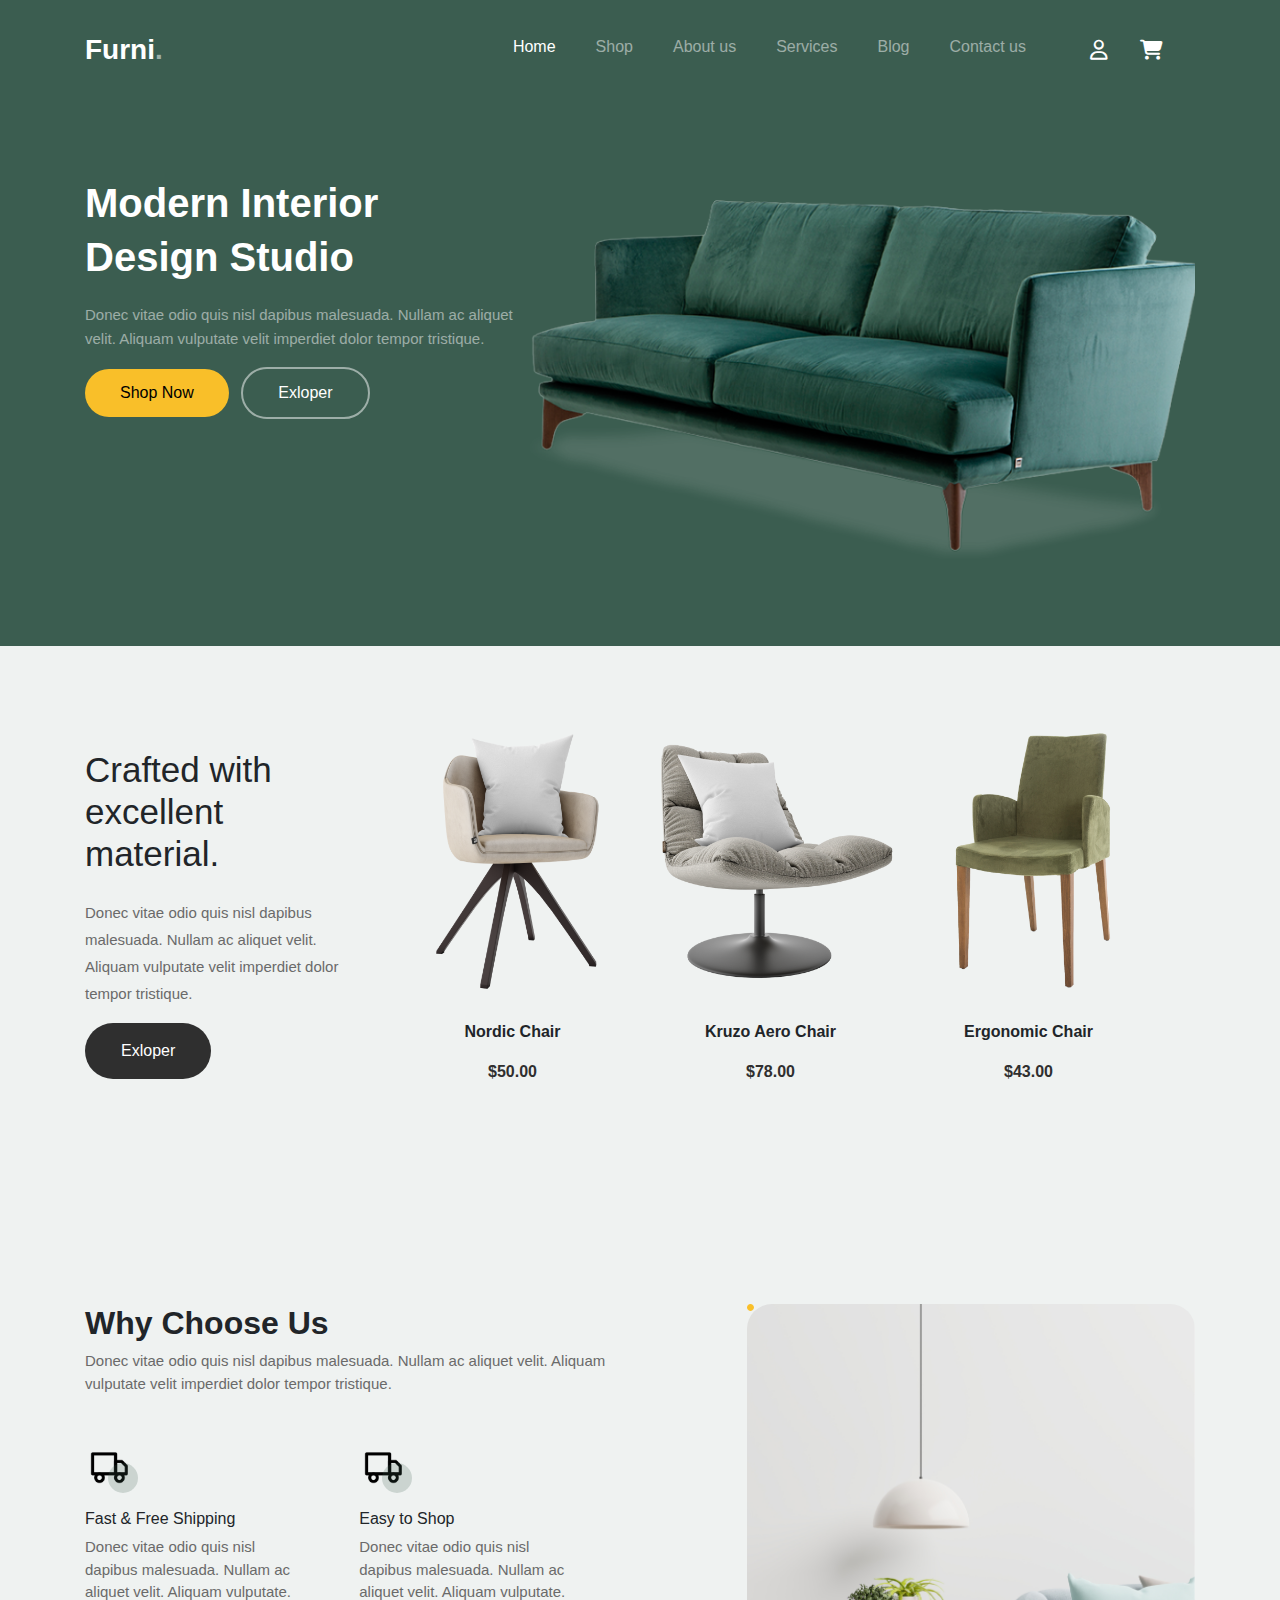
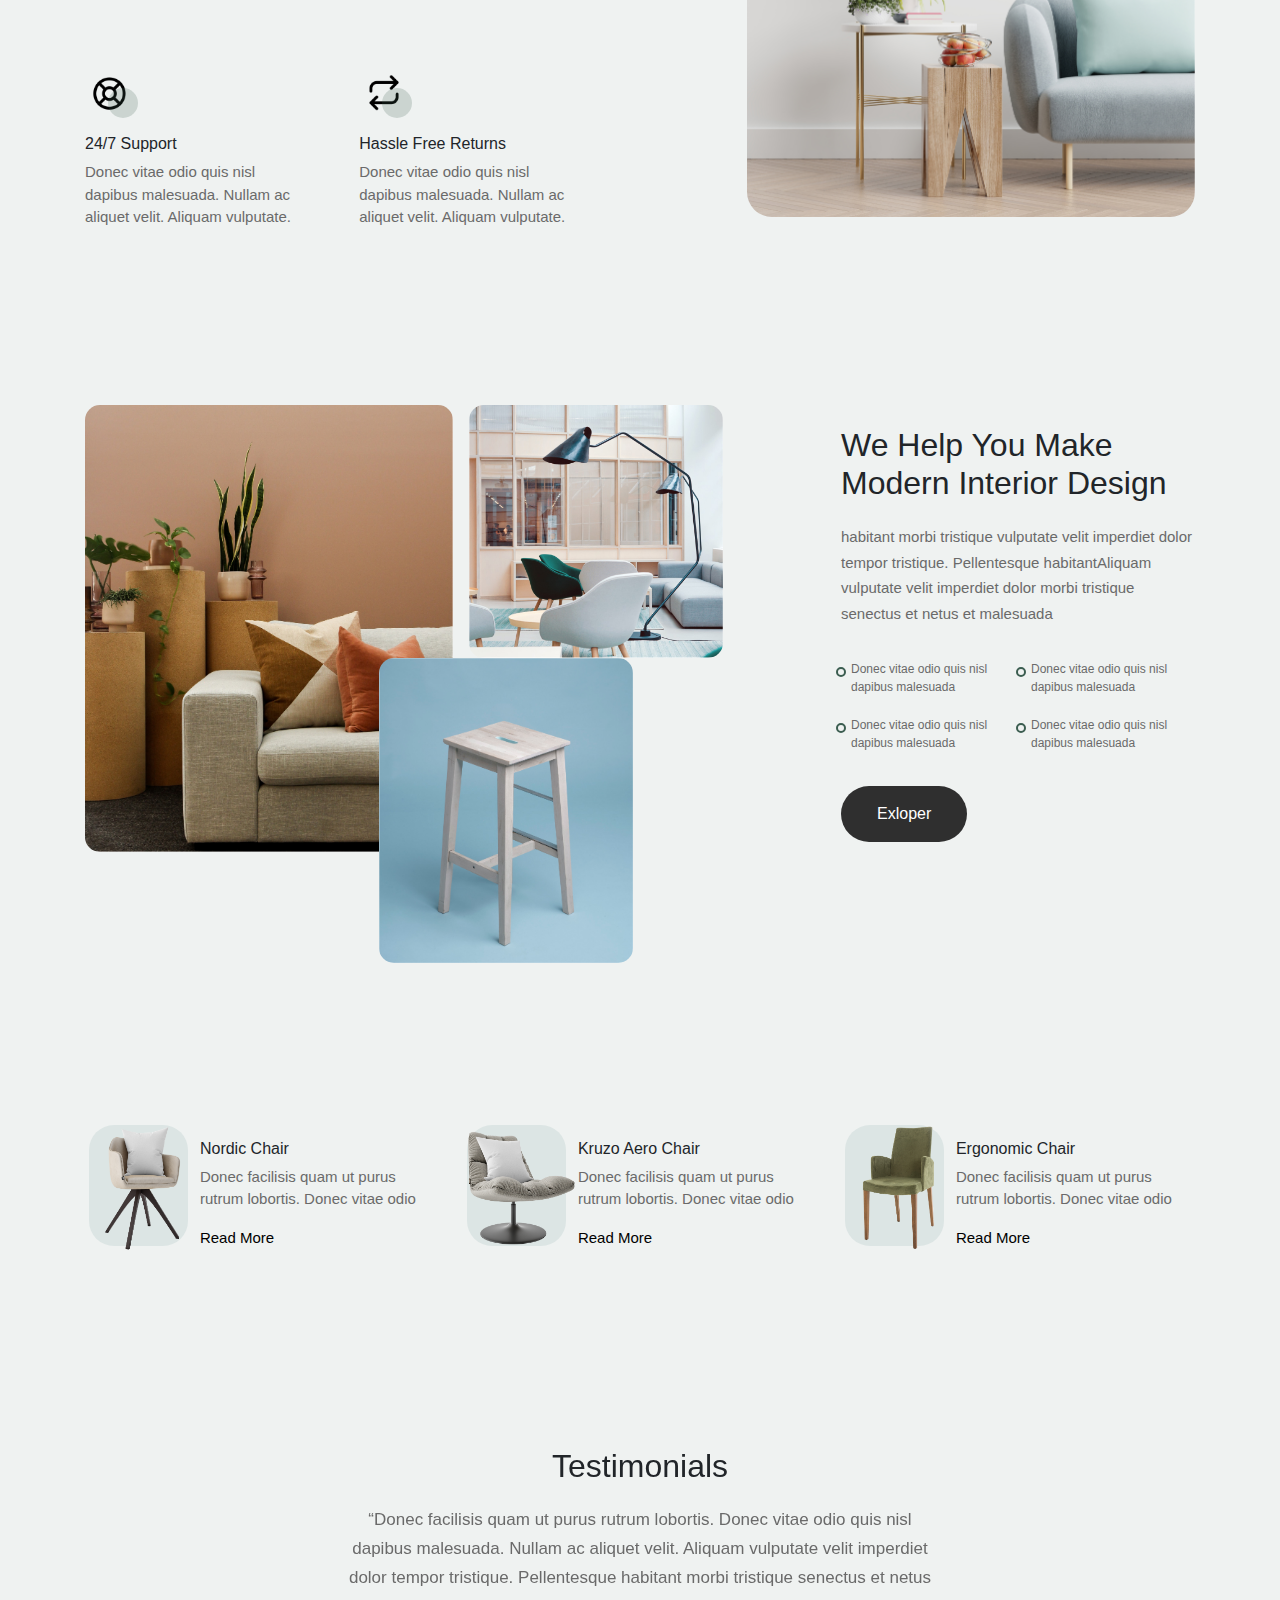
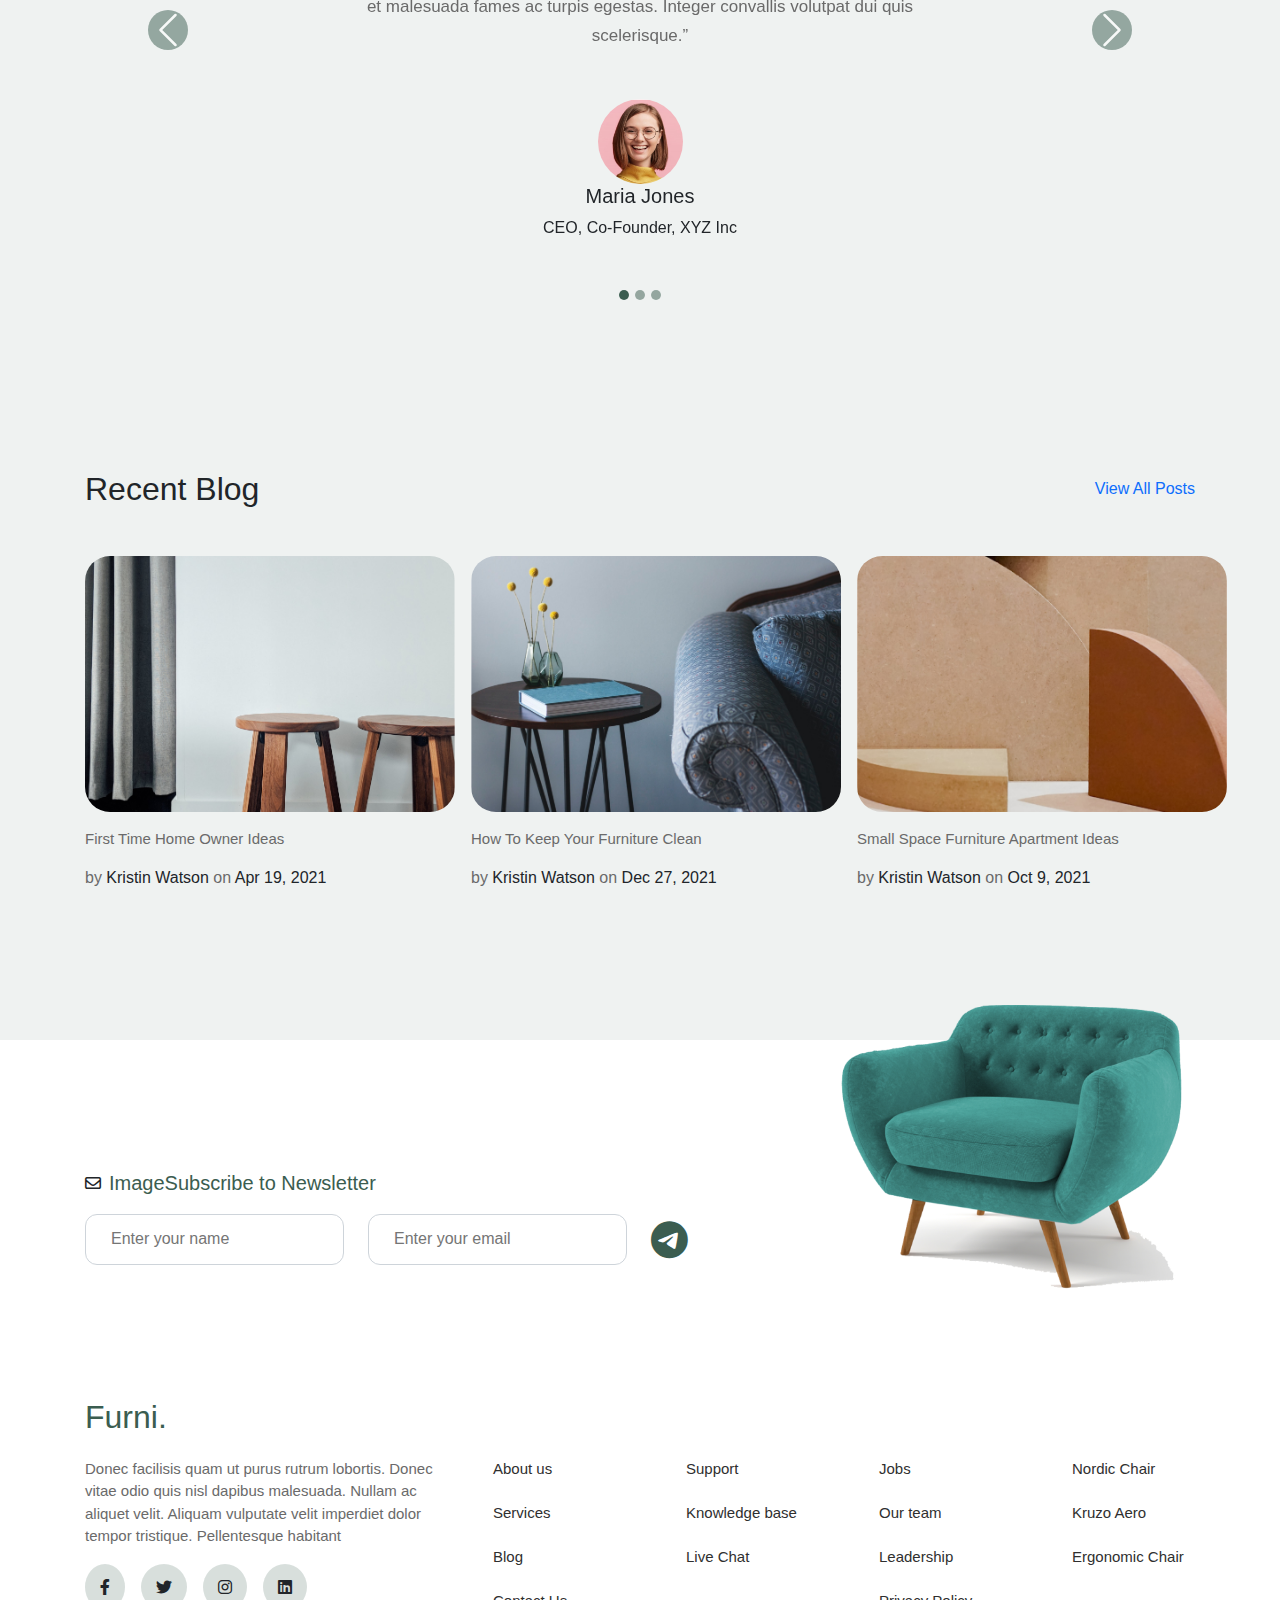
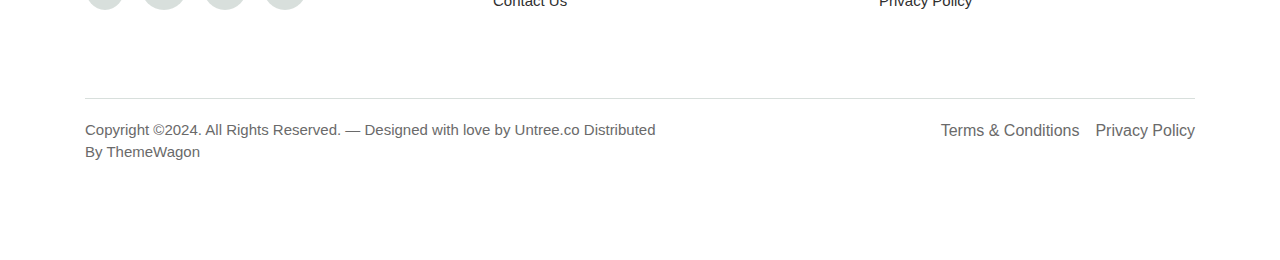
<file: index.html>
<!DOCTYPE html>
<html lang="en">
<head> 
    <meta name="viewport" content="width=device-width, initial-scale=1.0"/>
    <title>Furni</title>
    <meta charset="UTF-8">
    <!--bootstap-->
    <link rel="stylesheet" href="bootstrap-5.2.3-dist/bootstrap-5.2.3-dist/css/bootstrap.min.css">
    <!--render all elments normally-->
    <link rel="stylesheet" href="css/normaliz.css">
    <!--main file of css-->
    <link rel="stylesheet" href="css/style.css">
    <!--font awessome-->
    <link rel="stylesheet" href="css/all.min.css">
    <!--google font -->
    <link rel="preconnect" href="https://fonts.googleapis.com">
    <link rel="preconnect" href="https://fonts.gstatic.com" crossorigin>
    <link href="https://fonts.googleapis.com/css2?family=Open+Sans:wght@400;700&display=swap" rel="stylesheet">
</head>
<body>
    <script src="bootstrap-5.2.3-dist/bootstrap-5.2.3-dist/js/bootstrap.bundle.min.js"></script>
    <nav class="navbar navbar-expand-lg  fixed-top ">
            <div class="container py-3">
            <a class="navbar-brand fs-3 fw-bold" href="index.html"> Furni<span class="">.</span></a>
            <button class="navbar-toggler shadow-none border-0" type="button" data-bs-toggle="offcanvas" data-bs-target="#offcanvasNavbar" aria-controls="offcanvasNavbar">
            <span class="navbar-toggler-icon" ></span>
          </button>
          <div class="offcanvas offcanvas-end" tabindex="-1" id="offcanvasNavbar" aria-labelledby="offcanvasNavbarLabel">
            <div class="offcanvas-header   border-bottom  ">
              <h3 class="offcanvas-title" id="offcanvasNavbarLabel ">Furni</h3>
              <button type="button" class="btn-close shadow-none" data-bs-dismiss="offcanvas" aria-label="Close"></button>
            </div>
            <div class="offcanvas-body  d-lg-flex justify-content-lg-end  align-items-center">
                <ul class="navbar-nav  text-sm-center">
                <li class="nav-item me-4">
                    <a class="nav-link active " aria-current="page" href="index.html"style="color: #fff;" >Home</a>
                  </li>
                  <li class="nav-item me-4">
                    <a class="nav-link" href="Shop">Shop</a>
                  </li>
                  <li class="nav-item me-4">
                    <a class="nav-link" href="about-us">About us</a>
                  </li>
                  <li class="nav-item me-4">
                    <a class="nav-link" href="Services">Services</a>
                  </li>
                  <li class="nav-item me-4">
                    <a class="nav-link" href="Blog">Blog</a>
                  </li>
                  <li class="nav-item me-4">
                    <a class="nav-link" href="contact">Contact us</a>
                  </li>
                  <li class="nav-item d-lg-flex align-items-center mx-4 fs-5  d-none">
                    <a class="nav-link me-3" href="#"><i class="fa-regular fa-user"></i></a>
                    <a class="nav-link" href="#"><i class="fa-solid fa-cart-shopping"></i></a>
                  </li>
              </ul>
              
            </div>
          </div>
        </div>
        </div>
      </nav>
<!--section1-->
<div class="section1">
    <div class="dovre ">
    <div class="container py-4  d-lg-flex flex-lg-row flex-sm-column ">
        <div class="text col-lg-5  col-sm-12 mt-5">
            <h1  class="fw-bold fs-1 mb-0">Modern Interior </h1>
            <span class="fw-bold fs-1 mt-2">Design Studio</span>
           <div class="pargraph my-3 ">
           <p style="line-height: 1.6; font-size: 15px;">Donec vitae 
            odio quis nisl dapibus malesuada. Nullam
          ac aliquet velit. Aliquam vulputate velit imperdiet dolor tempor tristique.</p> 
             </div>
         <div class="inf">
          <a href="Shop" class=" rounded-pill btn btn-secondary  "> Shop Now</a>
          
           <a href="Shop" class=" rounded-pill btn btn-secondary  ms-2">Exloper</a> 

          </div>
        </div>
          <div class="photo col-lg-7 position-relative d-none d-lg-flex" style="z-index: 2";>  
            <img src="./img/images/couch.png" alt="" >
        </div>
      
    </div>    
</div>
</div>
<!-- end section1-->
<!--section2-->
<div class="section2">
    <div class="container">
        <div class="containt d-lg-flex  d-md-block ">
            <div class="col-lg-3 col-12 ">
                <h1 style="font-size: 35px;">Crafted with excellent material.</h1>
                <p >Donec vitae odio quis nisl dapibus malesuada.
                     Nullam ac aliquet velit. Aliquam 
                     vulputate velit imperdiet dolor tempor tristique.</p>
                     <a href="Shop" class="rounded-pill btn  ">Exloper</a>
            </div>
            <div class="cont d-md-flex gap-2 justify-content-md-around flex-wrap  d-md-block mt-5 mt-lg-0" style="z-index: 2;">
            <div class=" det col-lg-3 col-md-4 col-12 text-center  position-relative mx-2 mx-lg-0 " >
                <div class="image"><img src="./img/images/product-1.png" alt=""></div>
                <div class="text  mt-4 fw-bold "> 
                   Nordic Chair
                    <span class="d-block mt-3">$50.00</span>
                    <span class=" cross-icon"><a href="Shop.html" style=" z-index: 2;"><i class="fa-solid fa-plus" style="margin-top: 8px; color: #fff; "></i></a></span>

                  </div>

            </div>
            <div class=" det col-lg-3 col-md-4 col-12 text-center mt-2 mt-md-0  position-relative mx-2 mx-lg-0" >
                <div class="image"><img src="./img/images/product-2.png" alt=""></div>
                <div class="text  mt-4 fw-bold "> 
                    Kruzo Aero Chair                  
                    <span class=" d-block mt-3 "> $78.00</span>
                    <span class=" cross-icon "><a href="Shop" style=" z-index: 2;"><i class="fa-solid fa-plus" style="margin-top: 8px; color: #fff; "></i></a></span>

                 </div>
            </div>
            <div class=" det col-lg-3  col-md-4 col-12 text-center mt-2 mt-md-0  position-relative mx-2 mx-lg-0" >
                <div class="image"><img src="./img/images/product-3.png" alt=""></div>
                <div class="text  mt-4 fw-bold ">       
              Ergonomic Chair
                     <span class=" d-block mt-3">$43.00
                    </span>
                    <span class=" cross-icon"><a href="Shop" style=" z-index: 2;"><i class="fa-solid fa-plus" style="margin-top: 8px; color: #fff; "></i></a></span>

                 </div>
            </div>
        </div>
         </div>
       
        
    </div>
</div>
<!--end-section2-->
<!--section3-->
<div class="Choose-Us">
  <div class="container">
<div class="inf-us row justify-content-between ">
 <div class="col-lg-6 col-12">
  <div class="txt ">
    <h2 class="fw-bold">Why Choose Us</h2>
    <p>Donec vitae odio quis nisl dapibus malesuada. Nullam ac 
      aliquet velit. Aliquam vulputate velit imperdiet dolor tempor tristique.</p>
  </div>
  <div class="ex-inf  d-flex gap-5 mt-5 ">
    <div class="col-5 ">
      <div class="images mb-3 position-relative"><img src="./img/images/truck.png" alt="" ></div>
      <h6>Fast & Free Shipping</h6>
      <p>Donec vitae odio quis nisl dapibus malesuada. Nullam ac aliquet velit. Aliquam vulputate.</p>

   </div>
   <div class="col-5">
    <div class="images  mb-3 position-relative"><img src="./img/images/truck.png" alt=""></div>
    <h6>Easy to Shop</h6>
    <p>Donec vitae odio quis nisl dapibus malesuada. Nullam ac aliquet velit. Aliquam vulputate.</p>

      </div>
   <div class="col-5">
  <div class="images  mb-3 position-relative"><img src="./img/images/support.png" alt=""></div>
  <h6>24/7 Support</h6>
  <p >Donec vitae odio quis nisl dapibus malesuada. Nullam ac aliquet velit. Aliquam vulputate.</p>

    </div>
   <div class="col-5">
  <div class="images  mb-3 position-relative"><img src="./img/images/return.png" alt=""></div>
  <h6>Hassle Free Returns</h6>
  <p>Donec vitae odio quis nisl dapibus malesuada. Nullam ac aliquet velit. Aliquam vulputate.</p>

   </div>
  </div>
 </div>
 <div class="col-lg-5">
  <div class="photo position-relative"style="z-index: 2;" >
    <img src="./img/images/why-choose-us-img.jpg" alt="" style="width:100%; height: auto; border-radius: 25px;">
  </div>
 </div>
  </div>
 </div>
</div>
<!--end-section3-->
<!--section4-->
<div class="section4">
  <div class="container">
    <div class="row justify-content-between">
      <div class="col-lg-7 col-12">
        <div class="grid d-flex gap-3 ">
          <div class="image-1"><img src="./img/images/img-grid-1.jpg" alt=""></div>
          <div class="dive">
          <div class="image-2"><img src="./img/images/img-grid-2.jpg" alt=""></div>
          <div class="image-3"><img src="./img/images/img-grid-3.jpg" alt=""></div>
        </div>
        </div>
      </div>
      <div class="infor col-lg-4 col-12 ">
        <h1>We Help You Make Modern Interior Design</h1>
        <p> habitant morbi tristique vulputate velit imperdiet dolor tempor tristique.
           Pellentesque habitantAliquam vulputate velit imperdiet dolor  morbi tristique senectus et netus et malesuada</p>
           <ul class="list-unstyled custom-list my-4 ">
            <li class="position-relative">Donec vitae odio quis nisl dapibus malesuada</li>
            <li class="position-relative">Donec vitae odio quis nisl dapibus malesuada</li>
            <li class="position-relative">Donec vitae odio quis nisl dapibus malesuada</li>
            <li class="position-relative">Donec vitae odio quis nisl dapibus malesuada</li>
           </ul>
           <a href="Blog" class="rounded-pill btn  ">Exloper</a>
          
          </div>
    </div>
  </div>
</div>
<!--end-section4-->
<!--section5-->
    <div class="popular-product">
			<div class="container">
				<div class="row d-flex justify-content-center ">
					<div class="col-12 col-md-6 col-lg-4 mb-4 mb-lg-0">
						<div class="product-item-sm d-flex">
							<div class="thumbnail position-relative">
								<img src="./img/images/product-1.png" alt="Image" class="img-fluid">
							</div>
							<div class="pt-3">
								<h6>Nordic Chair</h6>
								<p  style="color:  #6a6a6a; font-size: 15px;">Donec facilisis quam ut purus rutrum lobortis. Donec vitae odio </p>
								<p><a href="#">Read More</a></p>
							</div>
						</div>
					</div>

					<div class="col-12 col-md-6 col-lg-4 mb-4 mb-lg-0">
						<div class="product-item-sm d-flex">
							<div class="thumbnail position-relative">
								<img src="./img/images/product-2.png" alt="Image" class="img-fluid">
							</div>
							<div class="pt-3">
								<h6>Kruzo Aero Chair</h6>
								<p style=" color: #6a6a6a; font-size: 15px;">Donec facilisis quam ut purus rutrum lobortis. Donec vitae odio </p>
								<p><a href="#">Read More</a></p>
							</div>
						</div>
					</div>

					<div class="col-12 col-md-6 col-lg-4 mb-4 mb-lg-0">
						<div class="product-item-sm d-flex">
							<div class="thumbnail position-relative">
								<img src="./img/images/product-3.png" alt="Image" class="img-fluid">
							</div>
							<div class="pt-3">
								<h6>Ergonomic Chair</h6>
								<p style="color: #6a6a6a; font-size: 15px;">Donec facilisis quam ut purus rutrum lobortis. Donec vitae odio </p>
								<p><a href="#">Read More</a></p>
							</div>
						</div>
					</div>

				</div>
			</div>
		</div>
<!--end-section5-->
<!--section6-->
<div class="section6">
  <div class="container">
<div id="carouselExampleIndicators" class="carousel slide" data-bs-ride="carousel">
  <div class="carousel-indicators ">
      <button type="button" data-bs-target="#carouselExampleIndicators" data-bs-slide-to="0" class="active"
          aria-current="true" aria-label="Slide 1" style="width: 10px; height: 10px; border-radius: 50%; background-color: #3b5d50;"></button>
      <button type="button" data-bs-target="#carouselExampleIndicators" data-bs-slide-to="1"
          aria-label="Slide 2"style="width: 10px; height: 10px; border-radius: 50%; background-color: #6a6a6a;background-color: #3b5d50;"></button>
      <button type="button" data-bs-target="#carouselExampleIndicators" data-bs-slide-to="2"
          aria-label="Slide 3"style="width: 10px; height: 10px; border-radius: 50%; background-color: #6a6a6a;background-color: #3b5d50;"></button>
  </div>
  <div class="carousel-inner">
      <div class="carousel-item active one text-center">
<h1>Testimonials</h1>
<p>

  “Donec facilisis quam ut purus rutrum lobortis. Donec vitae odio quis nisl dapibus malesuada. Nullam ac aliquet velit. Aliquam vulputate velit imperdiet dolor tempor tristique. Pellentesque habitant morbi tristique senectus et netus et malesuada fames ac turpis egestas. Integer convallis volutpat dui quis scelerisque.”

</p>
<div class="inter mt-5">
  <div class="image"><img src="./img/images/person-1.jpg" alt=""></div>
  <div class="txt">
    <h5>Maria Jones</h5>
    <span>CEO, Co-Founder, XYZ Inc</span>
  </div>
</div>
      </div>
      <div class="carousel-item two text-center">
        <h1>Testimonials</h1>
<p>

  “Donec facilisis quam ut purus rutrum lobortis. Donec vitae odio quis nisl dapibus malesuada. Nullam ac aliquet velit. Aliquam vulputate velit imperdiet dolor tempor tristique. Pellentesque habitant morbi tristique senectus et netus et malesuada fames ac turpis egestas. Integer convallis volutpat dui quis scelerisque.”


</p>
<div class="inter mt-5">
  <div class="image"><img src="./img/images/person_2.jpg" alt=""></div>
  <div class="txt">
    <h5>Cedric Blake</h5>
    <span>CEO, Co-Founder, LEO UXO</span>
  </div>
</div>
      </div>
      <div class="carousel-item three text-center">
        <h1>Testimonials</h1>
<p>

  “Donec facilisis quam ut purus rutrum lobortis. Donec vitae odio quis nisl 
  dapibus malesuada. Nullam ac aliquet velit. Aliquam vulputate velit imperdiet dolor 
  tempor tristique. Pellentesque habitant morbi tristique senectus et netus et malesuada fames ac 
  turpis egestas. Integer convallis volutpat dui quis scelerisque.”


</p>
<div class="inter mt-5">
  <div class="image"><img src="./img/images/person_3.jpg" alt="" ></div>
  <div class="txt">
    <h5>Seth Nigel</h5>
    <span>CEO, Co-Founder, APX ROP</span>
  </div>
</div>
      </div>
  </div>

  <button class="carousel-control-prev d-lg-block d-none 
  " type="button" data-bs-target="#carouselExampleIndicators"
      data-bs-slide="prev">
      <span class="carousel-control-prev-icon" aria-hidden="true"></span>
      <span class="visually-hidden">Previous</span>
  </button>
  <button class="carousel-control-next d-lg-block d-none  " type="button" data-bs-target="#carouselExampleIndicators"
      data-bs-slide="next">
      <span class="carousel-control-next-icon " aria-hidden="true"></span>
      <span class="visually-hidden">Next</span>
  </button>
</div>
  </div>
</div>
<!--end-section6-->
<!--section7-->
<div class="section7">
  <div class="container">
<div class="d-flex justify-content-between align-items-center ">
 <h1 class="m-0  fw-400">Recent Blog</h1>
<a href="Blog">View All Posts</a>
</div>
<div class="d-md-flex gap-3 mt-5 d-block">
  <div class="temp col-12 col-sm-6 col-md-4 mb-4 mb-md-0">
    <div class="image position-relative">
      <img src="./img/images/post-1.jpg" alt=" ">
    </div>
    <p class="mt-3">First Time Home Owner Ideas</p>
    <span> <span>by</span> Kristin Watson <span>on</span> Apr 19, 2021 </span>
  </div>
  <div class="temp col-12 col-sm-6 col-md-4 mb-4 mb-md-0">
    <div class="image position-relative">
      <img src="./img/images/post-2.jpg" alt="">
    </div>
    <p class="mt-3">How To Keep Your Furniture Clean</p>
    <span> <span>by</span> Kristin Watson <span>on</span> Dec 27, 2021 </span>
  </div> <div class="temp col-12 col-sm-6 col-md-4 mb-4 mb-md-0">
    <div class="image position-relative">
      <img src="./img/images/post-3.jpg" alt="">
    </div>
    <p class="mt-3">Small Space Furniture Apartment Ideas</p>
    <span> <span>by</span> Kristin Watson <span>on</span> Oct 9, 2021 </span>
  </div>
</div>
  </div>
</div>
<!--end-section7-->
<!--footer-->
<div class="footer">
<div class="container">
  <div class="d-lg-flex d-block justify-content-between align-items-center mt-3">
    <div class="inf col-md-7 col-10 ">
    <div class="box-1 d-flex align-items-center">
      <i class="fa-regular fa-envelope mb-3 me-2"></i>
      <p >ImageSubscribe to Newsletter</p>
    </div>
    <div class="box-2 d-md-flex d-block gap-4 align-items-center ">
      <input type="text" placeholder="Enter your name">
      <input type="email" placeholder="Enter your email "class="my-3 my-md-0">
      <a href="" class="d-flex justify-content-end"><i class="fa-brands fa-telegram"></i></a>
    </div>
    </div>
    <div class="image col-4 position-relative"><img src="./img/images/sofa.png" alt="" style="width:100% ;"></div>
  </div>
  <div class="contact d-lg-flex d-block ">
    <div class="col-lg-4 col-12 d-block">
      <a href=""><h1>Furni.</h1></a>
      <p>Donec facilisis quam ut purus rutrum lobortis. 
        Donec vitae odio quis nisl dapibus malesuada. Nullam ac aliquet velit. Aliquam vulputate velit imperdiet
         dolor tempor tristique. Pellentesque habitant</p>
         <div class="icon d-flex gap-3">
          <i class="fa-brands fa-facebook-f"></i>
          <i class="fa-brands fa-twitter"></i>
          <i class="fa-brands fa-instagram"></i>
          <i class="fa-brands fa-linkedin"></i>
         </div>
    </div>
    <div class=" all-text col-md-8 col-12 d-flex gap-2  justify-content-end align-items-start mb-4 ">
      <div class="col-3 ">
        <ul>
          <li class="mt-0"><a href="">About us</a></li>
          <li><a href="">Services</a></li>
          <li><a href="">Blog</a></li>
          <li><a href="">Contact Us</a></li>

        </ul>
      </div>
      <div class="col-3">    <ul>
        <li class="mt-0"><a href="">Support</a></li>
        <li><a href="">Knowledge base</a></li>
        <li><a href="">Live Chat</a></li>

      </ul></div>
      <div class="col-3">   <ul>
        <li class="mt-0"><a href="">Jobs</a></li>
        <li><a href="">Our team</a></li>
        <li><a href="">Leadership</a></li>
        <li><a href="">Privacy Policy</a> </li>
      </ul></div>
      <div class="col-3">   <ul>
        <li class="mt-0"><a href="">Nordic Chair</a></li>
        <li><a href="">Kruzo Aero</a></li>
        <li><a href="">Ergonomic Chair</a></li>
      </ul></div>
    </div>
  </div>
  <div class="End d-lg-flex d-block justify-content-between a ">
 <div class="col-lg-8 col-12">
  <p>
    Copyright ©2024. All Rights Reserved. — Designed with love by Untree.co Distributed  <br>By ThemeWagon
  </p>
 </div>
 <div class="col-4 d-flex gap-3 justify-content-end mx-auto ">
  <span>
    Terms & Conditions
</span>
<span>    Privacy Policy
</span>
 </div>
  </div>
</div>
</div>
<!--end-footer-->


</body>
</html>
</file>
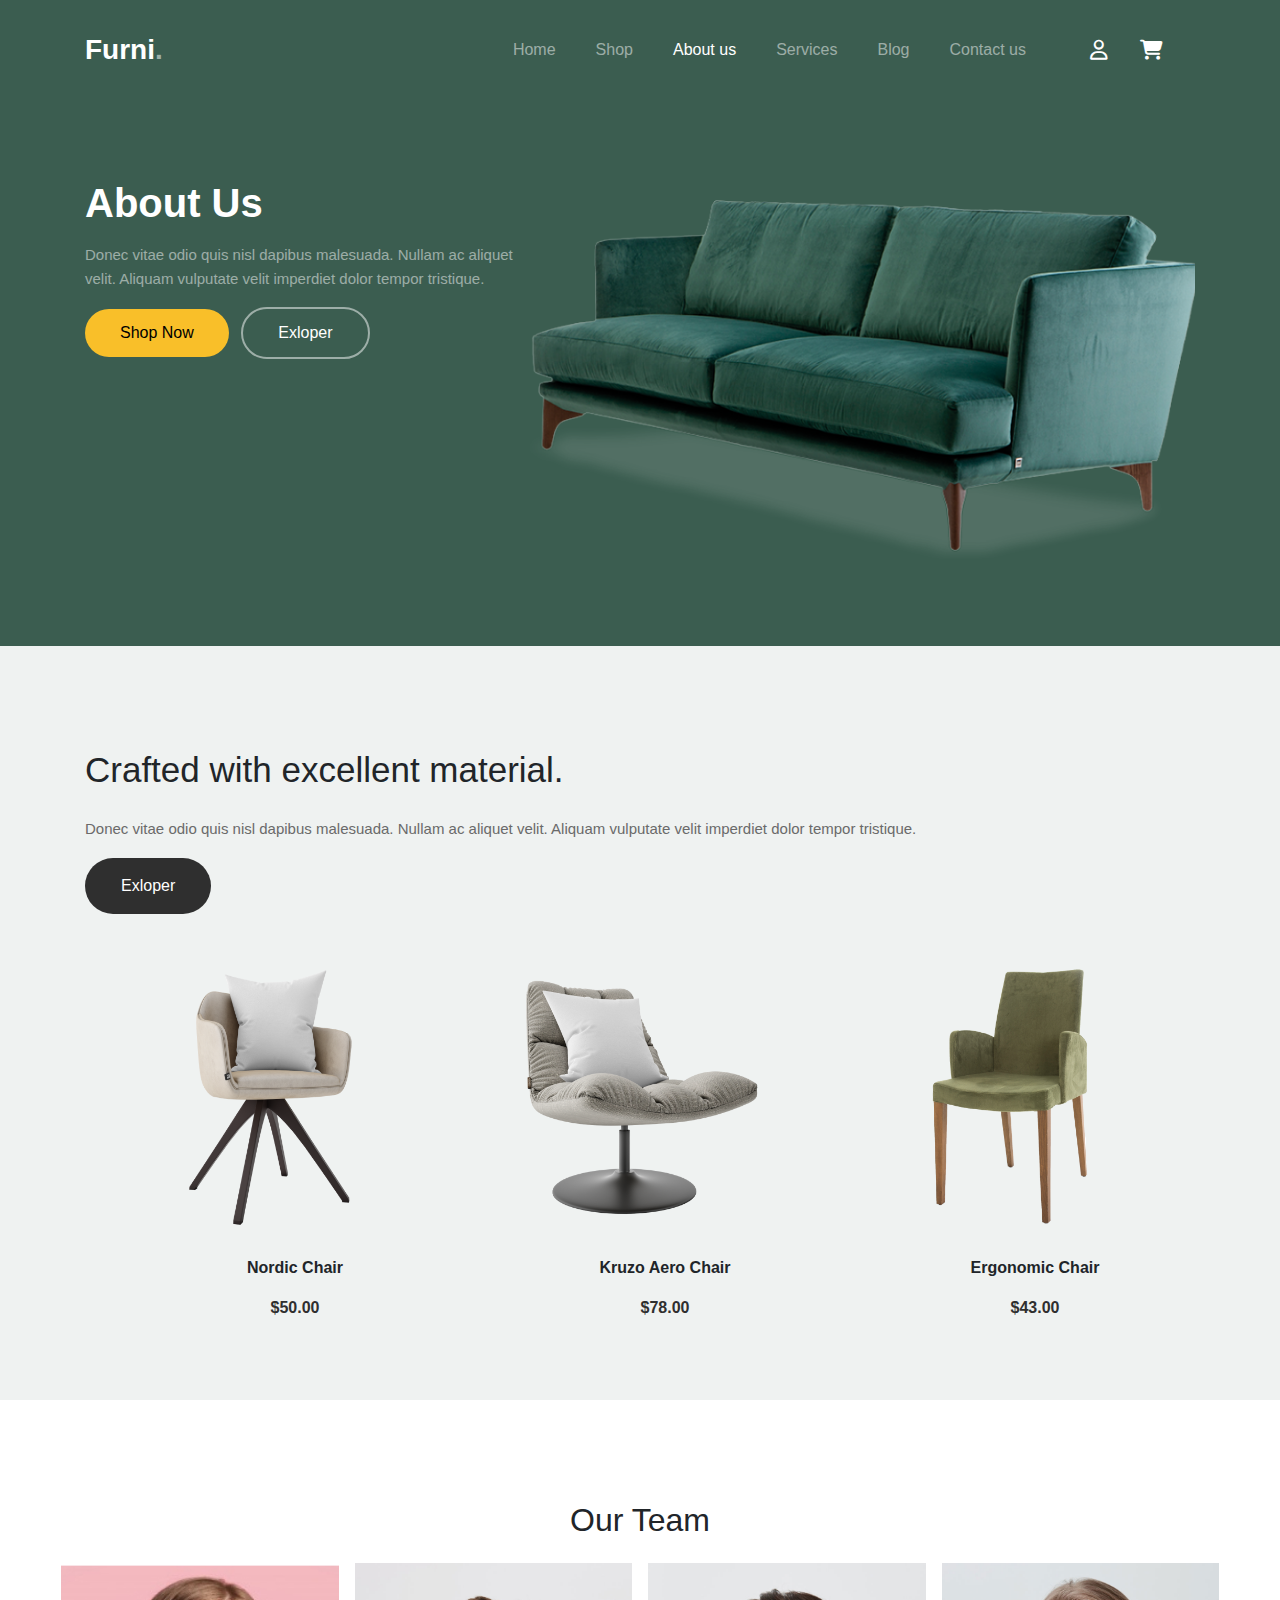
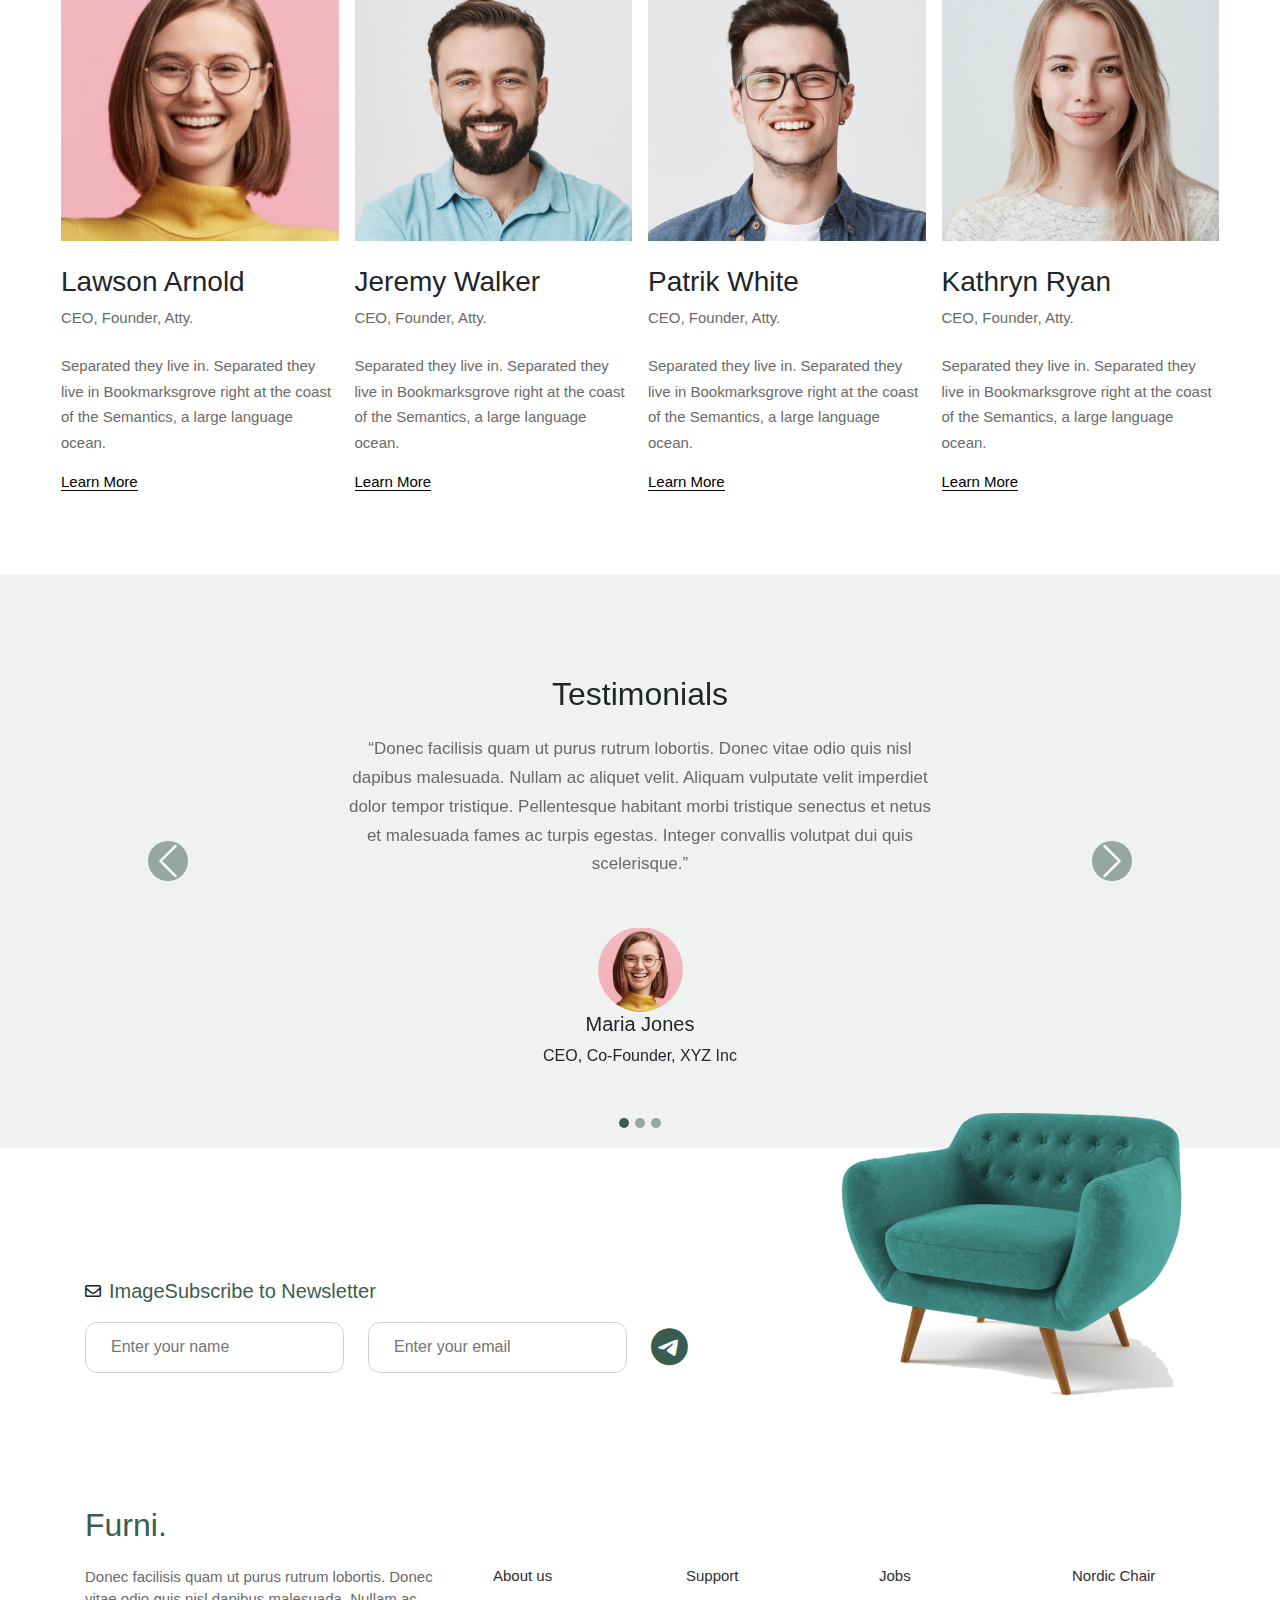
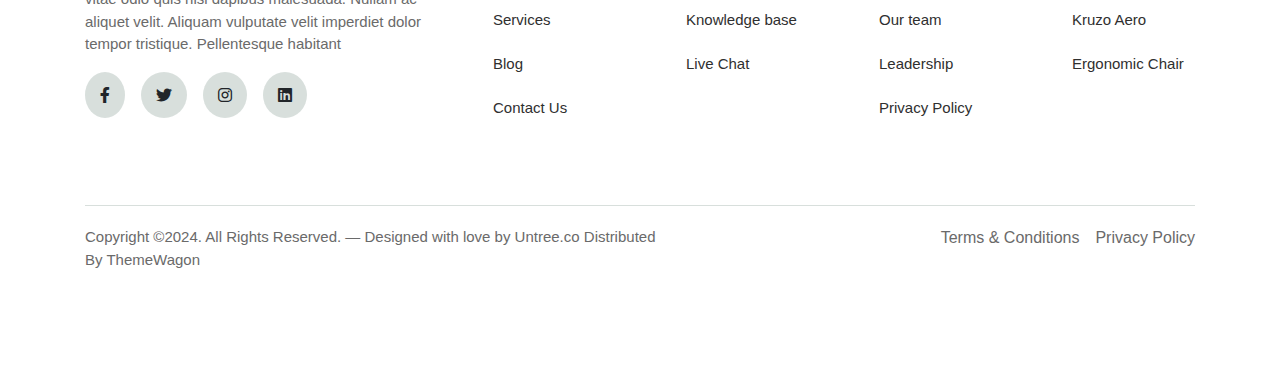
<file: about-us.html>
<html lang="en">
<head>
    <meta name="viewport" content="width=device-width, initial-scale=1.0"/>
    <title>Furni</title>
    <meta charset="UTF-8">
    <!--bootstap-->
    <link rel="stylesheet" href="bootstrap-5.2.3-dist/bootstrap-5.2.3-dist/css/bootstrap.min.css">
    <!--render all elments normally-->
    <link rel="stylesheet" href="css/normaliz.css">
    <!--main file of css-->
    <link rel="stylesheet" href="css/style.css">
        <!--font awessome-->
        <link rel="stylesheet" href="css/all.min.css">
    <!--google font -->

</head>
<body>
  <script src="bootstrap-5.2.3-dist/bootstrap-5.2.3-dist/js/bootstrap.bundle.min.js"></script>
<!--nav-bar-->
<nav class="navbar navbar-expand-lg  fixed-top ">
  <div class="container py-3">
  <a class="navbar-brand fs-3 fw-bold" href="index.html"> Furni<span class="">.</span></a>
  <button class="navbar-toggler shadow-none border-0" type="button" data-bs-toggle="offcanvas" data-bs-target="#offcanvasNavbar" aria-controls="offcanvasNavbar">
  <span class="navbar-toggler-icon"></span>
</button>
<div class="offcanvas offcanvas-end" tabindex="-1" id="offcanvasNavbar" aria-labelledby="offcanvasNavbarLabel">
  <div class="offcanvas-header   border-bottom  ">
    <h3 class="offcanvas-title" id="offcanvasNavbarLabel ">Furni</h3>
    <button type="button" class="btn-close shadow-none" data-bs-dismiss="offcanvas" aria-label="Close"></button>
  </div>
  <div class="offcanvas-body  d-lg-flex justify-content-lg-end  align-items-center">
      <ul class="navbar-nav  text-sm-center">
      <li class="nav-item me-4">
          <a class="nav-link" aria-current="page"  href="index.html">Home</a>
        </li>
        <li class="nav-item me-4">
          <a class="nav-link" href="Shop">Shop</a>
        </li>
        <li class="nav-item me-4">
          <a class="nav-link active" href="about-us.html" style="color: #fff;">About us</a>
        </li>
        <li class="nav-item me-4">
          <a class="nav-link" href="Services">Services</a>
        </li>
        <li class="nav-item me-4">
          <a class="nav-link" href="Blog">Blog</a>
        </li>
        <li class="nav-item me-4">
          <a class="nav-link" href="contact">Contact us</a>
        </li>
        <li class="nav-item d-lg-flex align-items-center mx-4 fs-5  d-none">
          <a class="nav-link me-3" href="#"><i class="fa-regular fa-user"></i></a>
          <a class="nav-link" href="#"><i class="fa-solid fa-cart-shopping"></i></a>
        </li>
    </ul>
    
  </div>
</div>
</div>
</div>
</nav>
<!-- end nav-bar-->
<!--section1-->
<div class="section1">
    <div class="dovre ">
    <div class="container py-4  d-lg-flex flex-lg-row flex-sm-column">
        <div class="text col-lg-5  col-sm-12 mt-5 ">
            <h1  class="fw-bold fs-1 mb-0">About Us </h1>
           <div class="pargraph my-3 ">
           <p style="line-height: 1.6; font-size: 15px;">Donec vitae 
            odio quis nisl dapibus malesuada. Nullam
          ac aliquet velit. Aliquam vulputate velit imperdiet dolor tempor tristique.</p> 
             </div>
         <div class="inf">
          <a href="Shop" class=" rounded-pill btn btn-secondary  "> Shop Now</a>
          
           <a href="Shop" class=" rounded-pill btn btn-secondary    ms-2">Exloper</a> 

          </div>
        </div>
          <div class="photo col-lg-7 position-relative d-none d-lg-flex" style="z-index: 2";>  
            <img src="./img/images/couch.png" alt="" >
        </div>
      
    </div>
    
</div>


</div>
<!-- end section1-->
<!--section2-->
<div class="section2">
    <div class="container">
        <div class="containt  ">
            <div class=" col-8 col-sm-12 ">
                <h1 style="font-size: 35px;">Crafted with excellent material.</h1>
                <p >Donec vitae odio quis nisl dapibus malesuada.
                     Nullam ac aliquet velit. Aliquam 
                     vulputate velit imperdiet dolor tempor tristique.</p>
                     <a href="Shop" class="rounded-pill btn  ">Exloper</a>
            </div>
            <div class="cont d-md-flex justify-content-md-around d-sm-block mt-5 col-12" style="z-index: 2;">
            <div class=" det col-lg-3 col-md-4 col-12 text-center  position-relative mx-2 mx-lg-0 " >
                <div class="image"><img src="./img/images/product-1.png" alt=""></div>
                <div class="text  mt-4 fw-bold "> 
                   Nordic Chair
                    <span class="d-block mt-3">$50.00</span>
                    <span class=" cross-icon"><a href="" style=" z-index: 2;"><i class="fa-solid fa-plus" style="margin-top: 8px; color: #fff; "></i></a></span>

                  </div>

            </div>
            <div class=" det col-lg-3 col-md-4 col-12 text-center mt-3 mt-md-0  position-relative mx-2 mx-lg-0" >
                <div class="image"><img src="./img/images/product-2.png" alt=""></div>
                <div class="text  mt-4 fw-bold "> 
                    Kruzo Aero Chair                  
                    <span class=" d-block mt-3 "> $78.00</span>
                    <span class=" cross-icon "><a href="" style=" z-index: 2;"><i class="fa-solid fa-plus" style="margin-top: 8px; color: #fff; "></i></a></span>

                 </div>
            </div>
            <div class=" det col-lg-3 col-md-4 col-12 text-center mt-3 mt-md-0  position-relative mx-2 mx-lg-0" >
                <div class="image"><img src="./img/images/product-3.png" alt=""></div>
                <div class="text  mt-4 fw-bold ">       
              Ergonomic Chair
                     <span class=" d-block mt-3">$43.00
                    </span>
                    <span class=" cross-icon"><a href="" style=" z-index: 2;"><i class="fa-solid fa-plus" style="margin-top: 8px; color: #fff; "></i></a></span>

                 </div>
            </div>
        </div>
         </div>
       
        
    </div>
</div>
<!--end-section2-->
<!--our-team-->
<div class="our-team">
    <div class="container">
        <h1 class="text-center">Our Team</h1>
    <div class="d-flex justify-content-center gap-3 flex-lg-nowrap flex-wrap mt-4  ">
        <div class="col-lg-3 col-md-4 ">
   <div class="images"><img src="./img/images/person-1.jpg" alt="">
   </div>
<div class="txt mt-4">
    <h3>Lawson Arnold</h3>
    <span>CEO, Founder, Atty.</span>
    <p class="mt-4">Separated they live in. Separated they live
         in Bookmarksgrove right at the coast of the Semantics,
          a large language ocean.</p>
          <span><a href="">Learn More </a></span>
</div>
          </div>
          <div class="col-lg-3 col-md-4">
            <div class="images"><img src="./img/images/person_2.jpg" alt="">
            </div>
         <div class="txt mt-4">
             <h3>Jeremy Walker</h3>
             <span>CEO, Founder, Atty.</span>
             <p class="mt-4">Separated they live in. Separated they live
                  in Bookmarksgrove right at the coast of the Semantics,
                   a large language ocean.</p>
                   <span><a href="">Learn More </a></span>
         </div>
         </div>
         <div class="col-lg-3 col-md-4">
            <div class="images"><img src="./img/images/person_3.jpg" alt="">
            </div>
         <div class="txt mt-4">
             <h3>Patrik White</h3>
             <span>CEO, Founder, Atty.</span>
             <p class="mt-4">Separated they live in. Separated they live
                  in Bookmarksgrove right at the coast of the Semantics,
                   a large language ocean.</p>
                   <span><a href="">Learn More </a></span>
         </div>
         </div>
         <div class="col-lg-3 col-md-4">
            <div class="images"><img src="./img/images/person_4.jpg" alt="">
            </div>
         <div class="txt mt-4">
             <h3>Kathryn Ryan</h3>
             <span>CEO, Founder, Atty.</span>
             <p class="mt-4">Separated they live in. Separated they live
                  in Bookmarksgrove right at the coast of the Semantics,
                   a large language ocean.</p>
                   <span><a href="">Learn More </a></span>
         </div>
         </div>  
        </div>
    </div>
</div>
<!--end-team-->
<!--section6-->
<div class="section6">
  <div class="container">
<div id="carouselExampleIndicators" class="carousel slide" data-bs-ride="carousel">
  <div class="carousel-indicators ">
      <button type="button" data-bs-target="#carouselExampleIndicators" data-bs-slide-to="0" class="active"
          aria-current="true" aria-label="Slide 1" style="width: 10px; height: 10px; border-radius: 50%; background-color: #3b5d50;"></button>
      <button type="button" data-bs-target="#carouselExampleIndicators" data-bs-slide-to="1"
          aria-label="Slide 2"style="width: 10px; height: 10px; border-radius: 50%; background-color: #6a6a6a;background-color: #3b5d50;"></button>
      <button type="button" data-bs-target="#carouselExampleIndicators" data-bs-slide-to="2"
          aria-label="Slide 3"style="width: 10px; height: 10px; border-radius: 50%; background-color: #6a6a6a;background-color: #3b5d50;"></button>
  </div>
  <div class="carousel-inner">
      <div class="carousel-item active one text-center">
<h1>Testimonials</h1>
<p>

  “Donec facilisis quam ut purus rutrum lobortis. Donec vitae odio quis nisl dapibus malesuada. Nullam ac aliquet velit. Aliquam vulputate velit imperdiet dolor tempor tristique. Pellentesque habitant morbi tristique senectus et netus et malesuada fames ac turpis egestas. Integer convallis volutpat dui quis scelerisque.”

</p>
<div class="inter mt-5">
  <div class="image"><img src="./img/images/person-1.jpg" alt=""></div>
  <div class="txt">
    <h5>Maria Jones</h5>
    <span>CEO, Co-Founder, XYZ Inc</span>
  </div>
</div>
      </div>
      <div class="carousel-item two text-center">
        <h1>Testimonials</h1>
<p>

  “Donec facilisis quam ut purus rutrum lobortis. Donec vitae odio quis nisl dapibus malesuada. Nullam ac aliquet velit. Aliquam vulputate velit imperdiet dolor tempor tristique. Pellentesque habitant morbi tristique senectus et netus et malesuada fames ac turpis egestas. Integer convallis volutpat dui quis scelerisque.”


</p>
<div class="inter mt-5">
  <div class="image"><img src="./img/images/person_2.jpg" alt=""></div>
  <div class="txt">
    <h5>Cedric Blake</h5>
    <span>CEO, Co-Founder, LEO UXO</span>
  </div>
</div>
      </div>
      <div class="carousel-item three text-center">
        <h1>Testimonials</h1>
<p>

  “Donec facilisis quam ut purus rutrum lobortis. Donec vitae odio quis nisl 
  dapibus malesuada. Nullam ac aliquet velit. Aliquam vulputate velit imperdiet dolor 
  tempor tristique. Pellentesque habitant morbi tristique senectus et netus et malesuada fames ac 
  turpis egestas. Integer convallis volutpat dui quis scelerisque.”


</p>
<div class="inter mt-5">
  <div class="image"><img src="./img/images/person_3.jpg" alt="" ></div>
  <div class="txt">
    <h5>Seth Nigel</h5>
    <span>CEO, Co-Founder, APX ROP</span>
  </div>
</div>
      </div>
  </div>

  <button class="carousel-control-prev d-lg-block d-none 
  " type="button" data-bs-target="#carouselExampleIndicators"
      data-bs-slide="prev">
      <span class="carousel-control-prev-icon" aria-hidden="true"></span>
      <span class="visually-hidden">Previous</span>
  </button>
  <button class="carousel-control-next d-lg-block d-none  " type="button" data-bs-target="#carouselExampleIndicators"
      data-bs-slide="next">
      <span class="carousel-control-next-icon " aria-hidden="true"></span>
      <span class="visually-hidden">Next</span>
  </button>
</div>
  </div>
</div>
  <!--end-section6-->
  <!--footer-->
<div class="footer">
    <div class="container">
      <div class="d-lg-flex d-block justify-content-between align-items-center mt-3">
        <div class="inf col-md-7 col-10 ">
        <div class="box-1 d-flex align-items-center">
          <i class="fa-regular fa-envelope mb-3 me-2"></i>
          <p >ImageSubscribe to Newsletter</p>
        </div>
        <div class="box-2 d-md-flex d-block gap-4 align-items-center ">
          <input type="text" placeholder="Enter your name">
          <input type="email" placeholder="Enter your email "class="my-3 my-md-0">
          <a href="" class="d-flex justify-content-end"><i class="fa-brands fa-telegram"></i></a>
        </div>
        </div>
        <div class="image col-4 position-relative"><img src="./img/images/sofa.png" alt="" style="width:100% ;"></div>
      </div>
      <div class="contact d-lg-flex d-block ">
        <div class="col-lg-4 col-12 d-block">
          <a href=""><h1>Furni.</h1></a>
          <p>Donec facilisis quam ut purus rutrum lobortis. 
            Donec vitae odio quis nisl dapibus malesuada. Nullam ac aliquet velit. Aliquam vulputate velit imperdiet
             dolor tempor tristique. Pellentesque habitant</p>
             <div class="icon d-flex gap-3">
              <i class="fa-brands fa-facebook-f"></i>
              <i class="fa-brands fa-twitter"></i>
              <i class="fa-brands fa-instagram"></i>
              <i class="fa-brands fa-linkedin"></i>
             </div>
        </div>
        <div class="col-md-8 col-12 d-flex gap-2  justify-content-end align-items-start mb-4 ">
          <div class="col-3 ">
            <ul>
              <li class="mt-0"><a href="">About us</a></li>
              <li><a href="">Services</a></li>
              <li><a href="">Blog</a></li>
              <li><a href="">Contact Us</a></li>
    
            </ul>
          </div>
          <div class="col-3">    <ul>
            <li class="mt-0"><a href="">Support</a></li>
            <li><a href="">Knowledge base</a></li>
            <li><a href="">Live Chat</a></li>
    
          </ul></div>
          <div class="col-3">   <ul>
            <li class="mt-0"><a href="">Jobs</a></li>
            <li><a href="">Our team</a></li>
            <li><a href="">Leadership</a></li>
            <li><a href="">Privacy Policy</a> </li>
          </ul></div>
          <div class="col-3">   <ul>
            <li class="mt-0"><a href="">Nordic Chair</a></li>
            <li><a href="">Kruzo Aero</a></li>
            <li><a href="">Ergonomic Chair</a></li>
          </ul></div>
        </div>
      </div>
      <div class="End d-lg-flex d-block justify-content-between a ">
     <div class="col-lg-8 col-12">
      <p>
        Copyright ©2024. All Rights Reserved. — Designed with love by Untree.co Distributed  <br>By ThemeWagon
      </p>
     </div>
     <div class="col-4 d-flex gap-3 justify-content-end mx-auto ">
      <span>
        Terms & Conditions
    </span>
    <span>    Privacy Policy
    </span>
     </div>
      </div>
    </div>
    </div>
    <!--end-footer-->
</body>
</html>
</file>
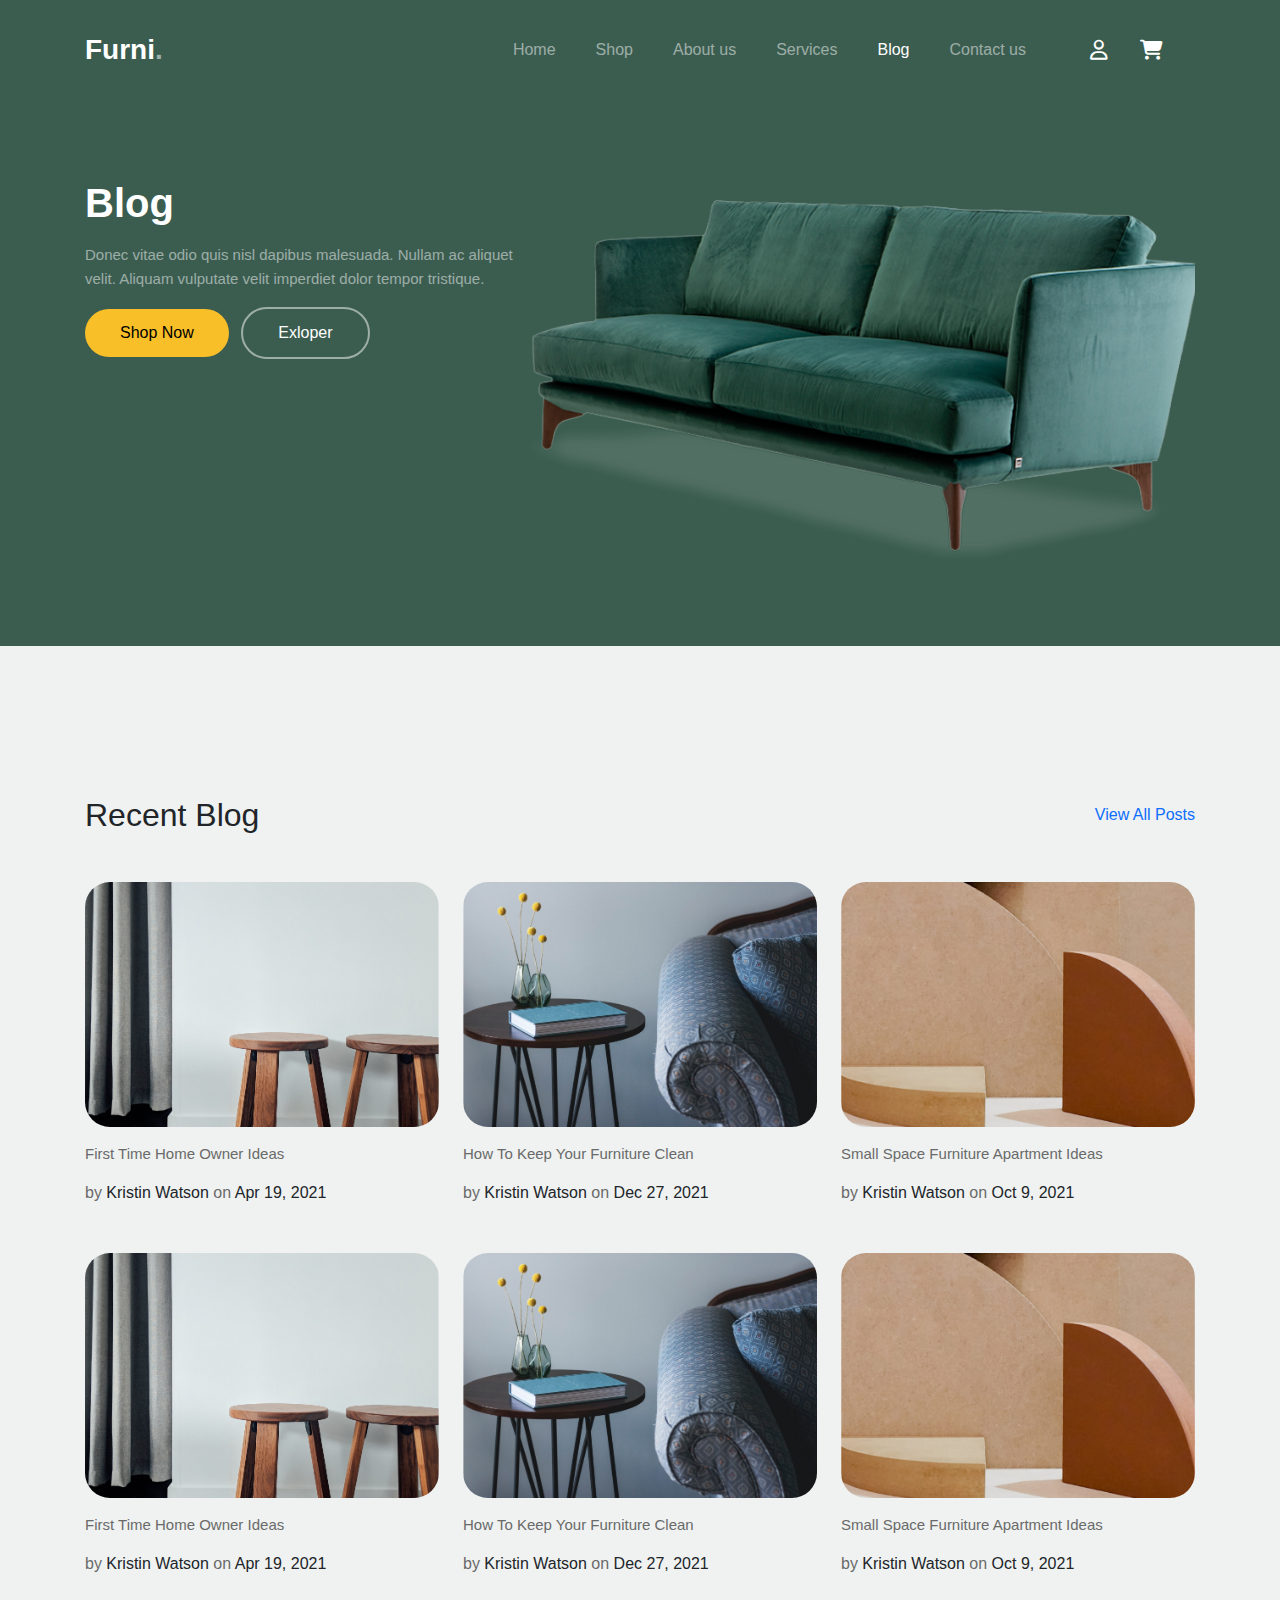
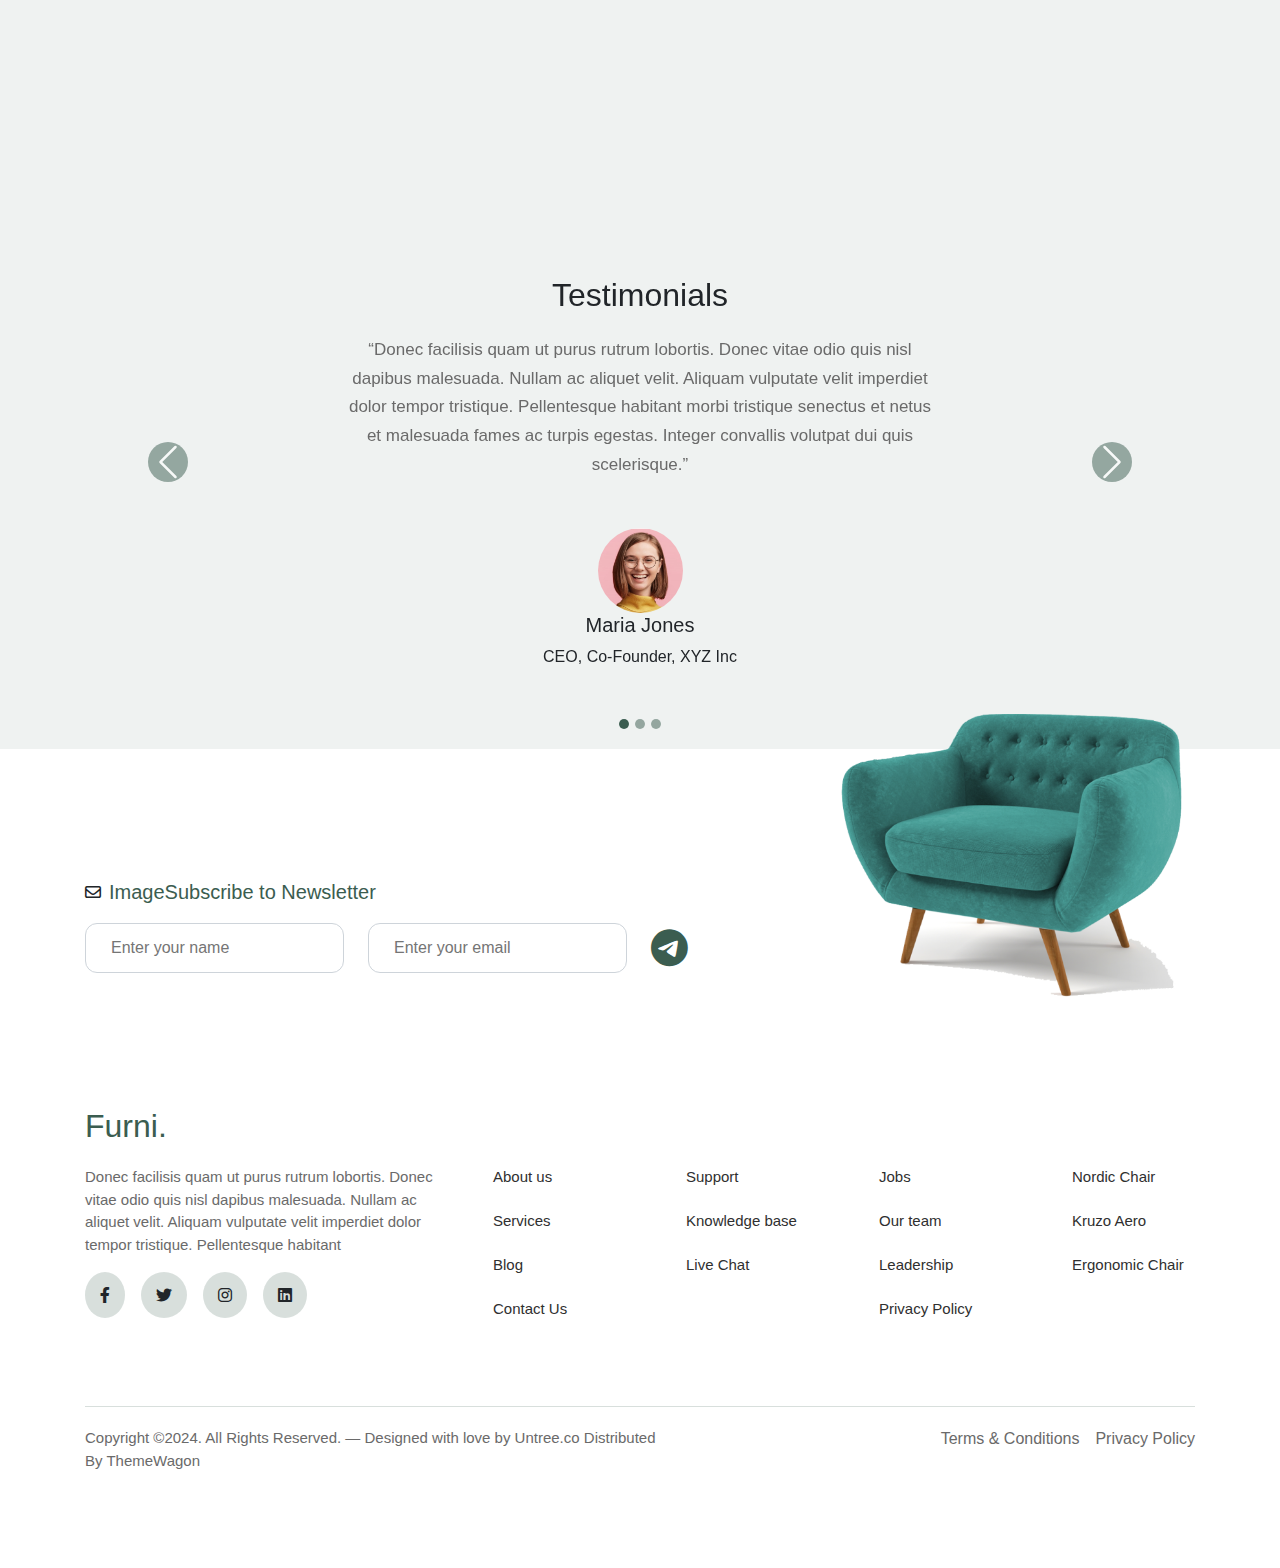
<file: Blog.html>
<html lang="en">
<head>
    <meta name="viewport" content="width=device-width, initial-scale=1.0"/>
    <title>Furni</title>
    <meta charset="UTF-8">
    <!--bootstap-->
    <link rel="stylesheet" href="bootstrap-5.2.3-dist/bootstrap-5.2.3-dist/css/bootstrap.min.css">
    <!--render all elments normally-->
    <link rel="stylesheet" href="css/normaliz.css">
    <!--main file of css-->
    <link rel="stylesheet" href="css/style.css">
        <!--font awessome-->
        <link rel="stylesheet" href="css/all.min.css">
    <!--google font -->

</head>
<body>
    <script src="bootstrap-5.2.3-dist/bootstrap-5.2.3-dist/js/bootstrap.bundle.min.js"></script>
<!--nav-bar-->
<nav class="navbar navbar-expand-lg  fixed-top ">
  <div class="container py-3">
  <a class="navbar-brand fs-3 fw-bold" href="index.html"> Furni<span class="">.</span></a>
  <button class="navbar-toggler shadow-none border-0" type="button" data-bs-toggle="offcanvas" data-bs-target="#offcanvasNavbar" aria-controls="offcanvasNavbar">
  <span class="navbar-toggler-icon"></span>
</button>
<div class="offcanvas offcanvas-end" tabindex="-1" id="offcanvasNavbar" aria-labelledby="offcanvasNavbarLabel">
  <div class="offcanvas-header   border-bottom  ">
    <h3 class="offcanvas-title" id="offcanvasNavbarLabel ">Furni</h3>
    <button type="button" class="btn-close shadow-none" data-bs-dismiss="offcanvas" aria-label="Close"></button>
  </div>
  <div class="offcanvas-body  d-lg-flex justify-content-lg-end  align-items-center">
      <ul class="navbar-nav  text-sm-center">
      <li class="nav-item me-4">
          <a class="nav-link" aria-current="page"  href="index.html" >Home</a>
        </li>
        <li class="nav-item me-4">
          <a class="nav-link" href="Shop">Shop</a>
        </li>
        <li class="nav-item me-4">
          <a class="nav-link" href="about-us">About us</a>
        </li>
        <li class="nav-item me-4">
          <a class="nav-link" href="Services">Services</a>
        </li>
        <li class="nav-item me-4">
          <a class="nav-link active " href="Blog.html" style="color: #fff;">Blog</a>
        </li>
        <li class="nav-item me-4">
          <a class="nav-link" href="contact">Contact us</a>
        </li>
        <li class="nav-item d-lg-flex align-items-center mx-4 fs-5  d-none">
          <a class="nav-link me-3" href="#"><i class="fa-regular fa-user"></i></a>
          <a class="nav-link" href="#"><i class="fa-solid fa-cart-shopping"></i></a>
        </li>
    </ul>
    
  </div>
</div>
</div>
</div>
</nav>
<!-- end nav-bar-->
<!--section1-->
<div class="section1">
    <div class="dovre ">
    <div class="container py-4  d-lg-flex flex-lg-row flex-sm-column">
        <div class="text col-lg-5  col-sm-12 mt-5 ">
            <h1  class="fw-bold fs-1 mb-0">Blog </h1>
           <div class="pargraph my-3 ">
           <p style="line-height: 1.6; font-size: 15px;">Donec vitae 
            odio quis nisl dapibus malesuada. Nullam
          ac aliquet velit. Aliquam vulputate velit imperdiet dolor tempor tristique.</p> 
             </div>
         <div class="inf">
          <a href="Shop" class=" rounded-pill btn btn-secondary  "> Shop Now</a>
          
           <a href="Shop" class=" rounded-pill btn btn-secondary    ms-2">Exloper</a> 

          </div>
        </div>
          <div class="photo col-lg-7 position-relative d-none d-lg-flex" style="z-index: 2";>  
            <img src="./img/images/couch.png" alt="" >
        </div>
      
    </div>
</div>
</div>
<!-- end section1-->
<!--section7-->
<div class="section7">
    <div class="container">
  <div class="d-flex justify-content-between align-items-center ">
   <h1 class="m-0  fw-400">Recent Blog</h1>
  <a href="">View All Posts</a>
  </div>
  <div class="row  mt-5 ">
    <div class="temp col-12 col-sm-6 col-md-4 mb-5">
      <div class="image position-relative">
        <img src="./img/images/post-1.jpg" alt=" ">
      </div>
      <p class="mt-3">First Time Home Owner Ideas</p>
      <span> <span>by</span> Kristin Watson <span>on</span> Apr 19, 2021 </span>
    </div>
    <div class="temp col-12 col-sm-6 col-md-4 mb-5">
      <div class="image position-relative">
        <img src="./img/images/post-2.jpg" alt="">
      </div>
      <p class="mt-3">How To Keep Your Furniture Clean</p>
      <span> <span>by</span> Kristin Watson <span>on</span> Dec 27, 2021 </span>
    </div>
     <div class="temp col-12 col-sm-6 col-md-4 mb-5">
      <div class="image position-relative">
        <img src="./img/images/post-3.jpg" alt="">
      </div>
      <p class="mt-3">Small Space Furniture Apartment Ideas</p>
      <span> <span>by</span> Kristin Watson <span>on</span> Oct 9, 2021 </span>
    </div>
    <div class="temp col-12 col-sm-6 col-md-4 mb-5">
      <div class="image position-relative">
        <img src="./img/images/post-1.jpg" alt=" ">
      </div>
      <p class="mt-3">First Time Home Owner Ideas</p>
      <span> <span>by</span> Kristin Watson <span>on</span> Apr 19, 2021 </span>
    </div>
    <div class="temp col-12 col-sm-6 col-md-4 mb-5">
      <div class="image position-relative">
        <img src="./img/images/post-2.jpg" alt="">
      </div>
      <p class="mt-3">How To Keep Your Furniture Clean</p>
      <span> <span>by</span> Kristin Watson <span>on</span> Dec 27, 2021 </span>
    </div> 
    <div class="temp col-12 col-sm-6 col-md-4 mb-5">
      <div class="image position-relative">
        <img src="./img/images/post-3.jpg" alt="">
      </div>
      <p class="mt-3">Small Space Furniture Apartment Ideas</p>
      <span> <span>by</span> Kristin Watson <span>on</span> Oct 9, 2021 </span>
    </div>
  </div>
    </div>
  </div>
  <!--end-section7-->

  <!--section6-->
  <div class="section6">
    <div class="container">
  <div id="carouselExampleIndicators" class="carousel slide" data-bs-ride="carousel">
    <div class="carousel-indicators ">
        <button type="button" data-bs-target="#carouselExampleIndicators" data-bs-slide-to="0" class="active"
            aria-current="true" aria-label="Slide 1" style="width: 10px; height: 10px; border-radius: 50%; background-color: #3b5d50;"></button>
        <button type="button" data-bs-target="#carouselExampleIndicators" data-bs-slide-to="1"
            aria-label="Slide 2"style="width: 10px; height: 10px; border-radius: 50%; background-color: #6a6a6a;background-color: #3b5d50;"></button>
        <button type="button" data-bs-target="#carouselExampleIndicators" data-bs-slide-to="2"
            aria-label="Slide 3"style="width: 10px; height: 10px; border-radius: 50%; background-color: #6a6a6a;background-color: #3b5d50;"></button>
    </div>
    <div class="carousel-inner">
        <div class="carousel-item active one text-center">
  <h1>Testimonials</h1>
  <p>
  
    “Donec facilisis quam ut purus rutrum lobortis. Donec vitae odio quis nisl dapibus malesuada. Nullam ac aliquet velit. Aliquam vulputate velit imperdiet dolor tempor tristique. Pellentesque habitant morbi tristique senectus et netus et malesuada fames ac turpis egestas. Integer convallis volutpat dui quis scelerisque.”
  
  </p>
  <div class="inter mt-5">
    <div class="image"><img src="./img/images/person-1.jpg" alt=""></div>
    <div class="txt">
      <h5>Maria Jones</h5>
      <span>CEO, Co-Founder, XYZ Inc</span>
    </div>
  </div>
        </div>
        <div class="carousel-item two text-center">
          <h1>Testimonials</h1>
  <p>
  
    “Donec facilisis quam ut purus rutrum lobortis. Donec vitae odio quis nisl dapibus malesuada. Nullam ac aliquet velit. Aliquam vulputate velit imperdiet dolor tempor tristique. Pellentesque habitant morbi tristique senectus et netus et malesuada fames ac turpis egestas. Integer convallis volutpat dui quis scelerisque.”
  
  
  </p>
  <div class="inter mt-5">
    <div class="image"><img src="./img/images/person_2.jpg" alt=""></div>
    <div class="txt">
      <h5>Cedric Blake</h5>
      <span>CEO, Co-Founder, LEO UXO</span>
    </div>
  </div>
        </div>
        <div class="carousel-item three text-center">
          <h1>Testimonials</h1>
  <p>
  
    “Donec facilisis quam ut purus rutrum lobortis. Donec vitae odio quis nisl 
    dapibus malesuada. Nullam ac aliquet velit. Aliquam vulputate velit imperdiet dolor 
    tempor tristique. Pellentesque habitant morbi tristique senectus et netus et malesuada fames ac 
    turpis egestas. Integer convallis volutpat dui quis scelerisque.”
  
  
  </p>
  <div class="inter mt-5">
    <div class="image"><img src="./img/images/person_3.jpg" alt="" ></div>
    <div class="txt">
      <h5>Seth Nigel</h5>
      <span>CEO, Co-Founder, APX ROP</span>
    </div>
  </div>
        </div>
    </div>
  
    <button class="carousel-control-prev d-lg-block d-none 
    " type="button" data-bs-target="#carouselExampleIndicators"
        data-bs-slide="prev">
        <span class="carousel-control-prev-icon" aria-hidden="true"></span>
        <span class="visually-hidden">Previous</span>
    </button>
    <button class="carousel-control-next d-lg-block d-none  " type="button" data-bs-target="#carouselExampleIndicators"
        data-bs-slide="next">
        <span class="carousel-control-next-icon " aria-hidden="true"></span>
        <span class="visually-hidden">Next</span>
    </button>
  </div>
    </div>
  </div>
  <!--end-section6-->
  <!--footer-->
<div class="footer">
    <div class="container">
      <div class="d-lg-flex d-block justify-content-between align-items-center mt-3">
        <div class="inf col-md-7 col-10 ">
        <div class="box-1 d-flex align-items-center">
          <i class="fa-regular fa-envelope mb-3 me-2"></i>
          <p >ImageSubscribe to Newsletter</p>
        </div>
        <div class="box-2 d-md-flex d-block gap-4 align-items-center ">
          <input type="text" placeholder="Enter your name">
          <input type="email" placeholder="Enter your email "class="my-3 my-md-0">
          <a href="" class="d-flex justify-content-end"><i class="fa-brands fa-telegram"></i></a>
        </div>
        </div>
        <div class="image col-4 position-relative"><img src="./img/images/sofa.png" alt="" style="width:100% ;"></div>
      </div>
      <div class="contact d-lg-flex d-block ">
        <div class="col-lg-4 col-12 d-block">
          <a href=""><h1>Furni.</h1></a>
          <p>Donec facilisis quam ut purus rutrum lobortis. 
            Donec vitae odio quis nisl dapibus malesuada. Nullam ac aliquet velit. Aliquam vulputate velit imperdiet
             dolor tempor tristique. Pellentesque habitant</p>
             <div class="icon d-flex gap-3">
              <i class="fa-brands fa-facebook-f"></i>
              <i class="fa-brands fa-twitter"></i>
              <i class="fa-brands fa-instagram"></i>
              <i class="fa-brands fa-linkedin"></i>
             </div>
        </div>
        <div class="col-md-8 col-12 d-flex gap-2  justify-content-end align-items-start mb-4 ">
          <div class="col-3 ">
            <ul>
              <li class="mt-0"><a href="">About us</a></li>
              <li><a href="">Services</a></li>
              <li><a href="">Blog</a></li>
              <li><a href="">Contact Us</a></li>
    
            </ul>
          </div>
          <div class="col-3">    <ul>
            <li class="mt-0"><a href="">Support</a></li>
            <li><a href="">Knowledge base</a></li>
            <li><a href="">Live Chat</a></li>
    
          </ul></div>
          <div class="col-3">   <ul>
            <li class="mt-0"><a href="">Jobs</a></li>
            <li><a href="">Our team</a></li>
            <li><a href="">Leadership</a></li>
            <li><a href="">Privacy Policy</a> </li>
          </ul></div>
          <div class="col-3">   <ul>
            <li class="mt-0"><a href="">Nordic Chair</a></li>
            <li><a href="">Kruzo Aero</a></li>
            <li><a href="">Ergonomic Chair</a></li>
          </ul></div>
        </div>
      </div>
      <div class="End d-lg-flex d-block justify-content-between a ">
     <div class="col-lg-8 col-12">
      <p>
        Copyright ©2024. All Rights Reserved. — Designed with love by Untree.co Distributed  <br>By ThemeWagon
      </p>
     </div>
     <div class="col-4 d-flex gap-3 justify-content-end mx-auto ">
      <span>
        Terms & Conditions
    </span>
    <span>    Privacy Policy
    </span>
     </div>
      </div>
    </div>
    </div>
    <!--end-footer-->
</body>
</html>
</file>
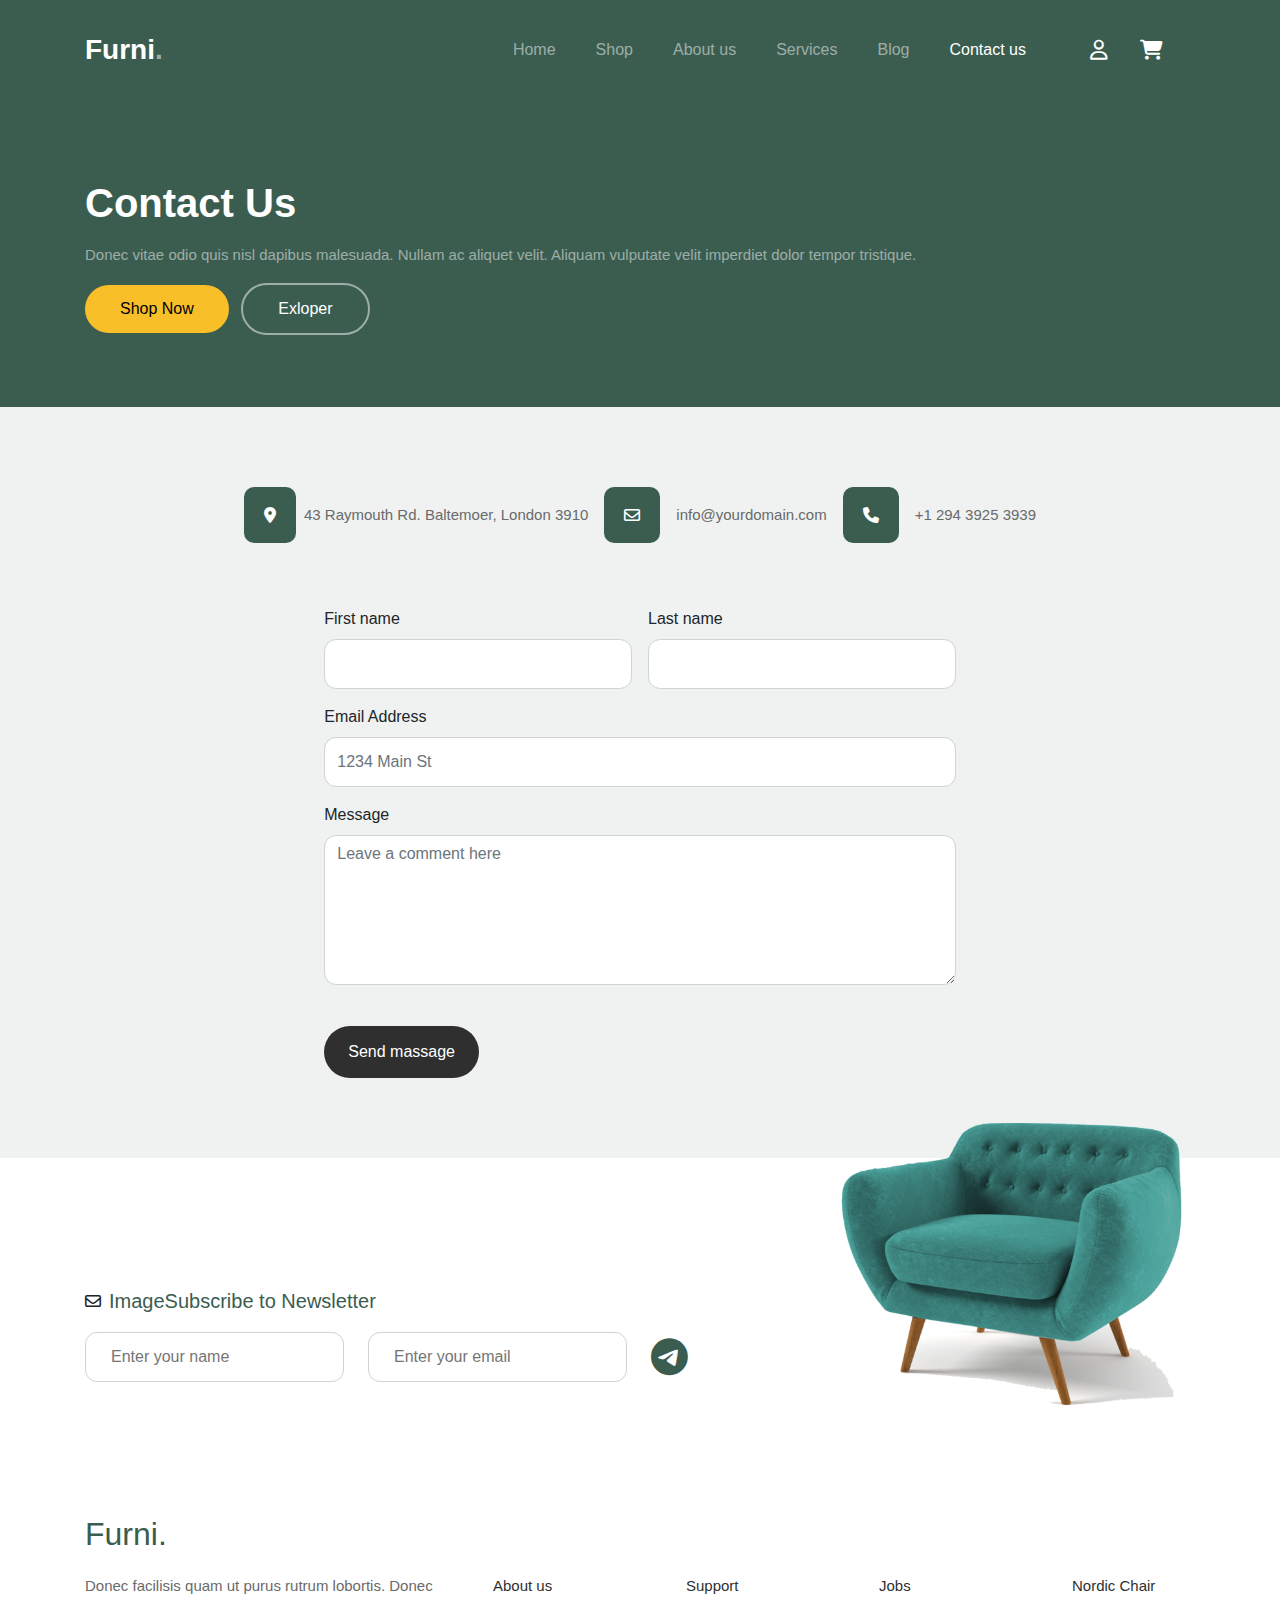
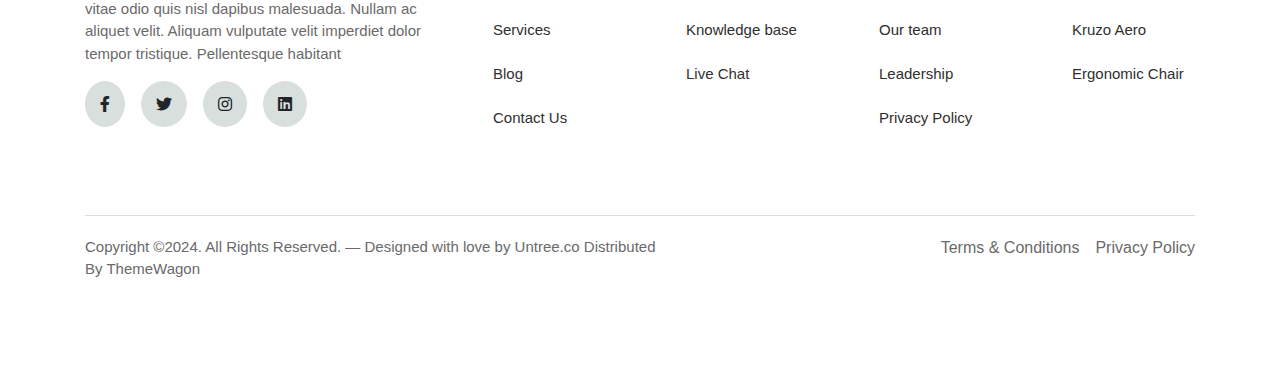
<file: contact.html>
<html lang="en">
<head>
    <meta name="viewport" content="width=device-width, initial-scale=1.0" />
    <title>Furni</title>
    <meta charset="UTF-8">
    <!--bootstap-->
    <link rel="stylesheet" href="bootstrap-5.2.3-dist/bootstrap-5.2.3-dist/css/bootstrap.min.css">
    <!--render all elments normally-->
    <link rel="stylesheet" href="css/normaliz.css">
    <!--main file of css-->
    <link rel="stylesheet" href="css/style.css">
        <!--font awessome-->
        <link rel="stylesheet" href="css/all.min.css">
    <!--google font -->

</head>
<body>
    <script src="bootstrap-5.2.3-dist/bootstrap-5.2.3-dist/js/bootstrap.bundle.min.js"></script>
<!--nav-bar-->
<nav class="navbar navbar-expand-lg  fixed-top ">
  <div class="container py-3">
  <a class="navbar-brand fs-3 fw-bold" href="index.html"> Furni<span class="">.</span></a>
  <button class="navbar-toggler shadow-none border-0" type="button" data-bs-toggle="offcanvas" data-bs-target="#offcanvasNavbar" aria-controls="offcanvasNavbar">
  <span class="navbar-toggler-icon"></span>
</button>
<div class="offcanvas offcanvas-end" tabindex="-1" id="offcanvasNavbar" aria-labelledby="offcanvasNavbarLabel">
  <div class="offcanvas-header   border-bottom  ">
    <h3 class="offcanvas-title" id="offcanvasNavbarLabel ">Furni</h3>
    <button type="button" class="btn-close shadow-none" data-bs-dismiss="offcanvas" aria-label="Close"></button>
  </div>
  <div class="offcanvas-body  d-lg-flex justify-content-lg-end  align-items-center">
      <ul class="navbar-nav  text-sm-center">
      <li class="nav-item me-4">
          <a class="nav-link" aria-current="page"  href="index.html" >Home</a>
        </li>
        <li class="nav-item me-4">
          <a class="nav-link" href="Shop">Shop</a>
        </li>
        <li class="nav-item me-4">
          <a class="nav-link" href="about-us">About us</a>
        </li>
        <li class="nav-item me-4">
          <a class="nav-link" href="Services">Services</a>
        </li>
        <li class="nav-item me-4">
          <a class="nav-link" href="Blog">Blog</a>
        </li>
        <li class="nav-item me-4">
          <a class="nav-link active" href="contact.html" style="color: #fff;">Contact us</a>
        </li>
        <li class="nav-item d-lg-flex align-items-center mx-4 fs-5  d-none">
          <a class="nav-link me-3" href="#"><i class="fa-regular fa-user"></i></a>
          <a class="nav-link" href="#"><i class="fa-solid fa-cart-shopping"></i></a>
        </li>
    </ul>
    
  </div>
</div>
</div>
</div>
</nav>
<!-- end nav-bar-->
<!--section1-->
<div class="section1">
    <div class="dovre ">
    <div class="container py-4  d-lg-flex flex-lg-row flex-sm-column">
        <div class="text   col-12 my-5 ">
            <h1  class="fw-bold fs-1 mb-0">Contact Us </h1>
         <div class="pargraph my-3 ">
            <p style="line-height: 1.6; font-size: 15px;">Donec vitae 
             odio quis nisl dapibus malesuada. Nullam
           ac aliquet velit. Aliquam vulputate velit imperdiet dolor tempor tristique.</p> 
              </div>
          <div class="inf">
           <a href="Shop" class=" rounded-pill btn btn-secondary  "> Shop Now</a>
           
            <a href="Shop" class=" rounded-pill btn btn-secondary    ms-2">Exloper</a> 
           </div>
         </div>
    </div>
    </div>
</div>
<!-- end section1-->
 <!--contact-us-->
 <div class="contact-us">
    <div class="container">
 <div class="cont">
    <div class="d-md-flex justify-content-center align-items-center gap-3 d-block">
    <div class="box d-flex  align-items-center mt-3 mt-lg-0">
<span><i class="fa-solid fa-location-dot" ></i></span>
<p class=" ms-2 mt-3">
 43 Raymouth Rd. Baltemoer, London 3910 </p>
    </div>
    <div class="box d-flex align-items-center mt-3 mt-lg-0">
        <span><i class="fa-regular fa-envelope"></i></span>
        <p class="ms-3 mt-3">
            info@yourdomain.com            </p>
            </div>
     <div class="box d-flex align-items-center mt-3 mt-lg-0">
        <span><i class="fa-solid fa-phone"></i></span>
        <p class="ms-3 mt-3">
            +1 294 3925 3939         </p>
        </div>
    </div>
    <form class="row g-3 col-sm-8 col-lg-7 m-auto mt-5">
        <div class="col-md-6">
          <label for="inputEmail4" class="form-label">First name</label>
          <input type="email" class="form-control" id="inputEmail4">
        </div>
        <div class="col-md-6">
          <label for="inputPassword4" class="form-label">Last name</label>
          <input type="password" class="form-control" id="inputPassword4">
        </div>
        <div class="col-12">
          <label for="inputAddress" class="form-label"> Email Address</label>
          <input type="text" class="form-control" id="inputAddress" placeholder="1234 Main St">
        </div>
        <div class="col-12">
          <label for="inputAddress2" class="form-label">Message </label>
          <textarea class="form-control" placeholder="Leave a comment here" id="floatingTextarea2" style="height: 150px"></textarea>
        </div>    
        <div class="col-12">
          <button type="submit" class="btn"> Send massage</button>
        </div>
      </form>

     <!--<div class="form d-block  ">
        <label for="">First name</label>
        <input type="text">
        <label for="">Last name</label>
        <input type="text">
        <label for="">Email address</label>
        <input type="email">
        <label for="">Message</label>
        <textarea name="" id="" cols="4" rows="3"></textarea>
     </div>-->
</div>
    </div>
 </div>
  <!--contact us-->
 <!--footer-->
 <div class="footer">
    <div class="container">
      <div class="d-lg-flex d-block justify-content-between align-items-center mt-3">
        <div class="inf col-md-7 col-10 ">
        <div class="box-1 d-flex align-items-center">
          <i class="fa-regular fa-envelope mb-3 me-2"></i>
          <p >ImageSubscribe to Newsletter</p>
        </div>
        <div class="box-2 d-md-flex d-block gap-4 align-items-center ">
          <input type="text" placeholder="Enter your name">
          <input type="email" placeholder="Enter your email "class="my-3 my-md-0">
          <a href="" class="d-flex justify-content-end"><i class="fa-brands fa-telegram"></i></a>
        </div>
        </div>
        <div class="image col-4 position-relative"><img src="./img/images/sofa.png" alt="" style="width:100% ;"></div>
      </div>
      <div class="contact d-lg-flex d-block ">
        <div class="col-lg-4 col-12 d-block">
          <a href=""><h1>Furni.</h1></a>
          <p>Donec facilisis quam ut purus rutrum lobortis. 
            Donec vitae odio quis nisl dapibus malesuada. Nullam ac aliquet velit. Aliquam vulputate velit imperdiet
             dolor tempor tristique. Pellentesque habitant</p>
             <div class="icon d-flex gap-3">
              <i class="fa-brands fa-facebook-f"></i>
              <i class="fa-brands fa-twitter"></i>
              <i class="fa-brands fa-instagram"></i>
              <i class="fa-brands fa-linkedin"></i>
             </div>
        </div>
        <div class="col-md-8 col-12 d-flex gap-2  justify-content-end align-items-start mb-4 ">
          <div class="col-3 ">
            <ul>
              <li class="mt-0"><a href="">About us</a></li>
              <li><a href="">Services</a></li>
              <li><a href="">Blog</a></li>
              <li><a href="">Contact Us</a></li>
    
            </ul>
          </div>
          <div class="col-3">    <ul>
            <li class="mt-0"><a href="">Support</a></li>
            <li><a href="">Knowledge base</a></li>
            <li><a href="">Live Chat</a></li>
    
          </ul></div>
          <div class="col-3">   <ul>
            <li class="mt-0"><a href="">Jobs</a></li>
            <li><a href="">Our team</a></li>
            <li><a href="">Leadership</a></li>
            <li><a href="">Privacy Policy</a> </li>
          </ul></div>
          <div class="col-3">   <ul>
            <li class="mt-0"><a href="">Nordic Chair</a></li>
            <li><a href="">Kruzo Aero</a></li>
            <li><a href="">Ergonomic Chair</a></li>
          </ul></div>
        </div>
      </div>
      <div class="End d-lg-flex d-block justify-content-between a ">
     <div class="col-lg-8 col-12">
      <p>
        Copyright ©2024. All Rights Reserved. — Designed with love by Untree.co Distributed  <br>By ThemeWagon
      </p>
     </div>
     <div class="col-4 d-flex gap-3 justify-content-end mx-auto ">
      <span>
        Terms & Conditions
    </span>
    <span>    Privacy Policy
    </span>
     </div>
      </div>
    </div>
    </div>
    <!--end-footer-->
</body>
</html>
</file>
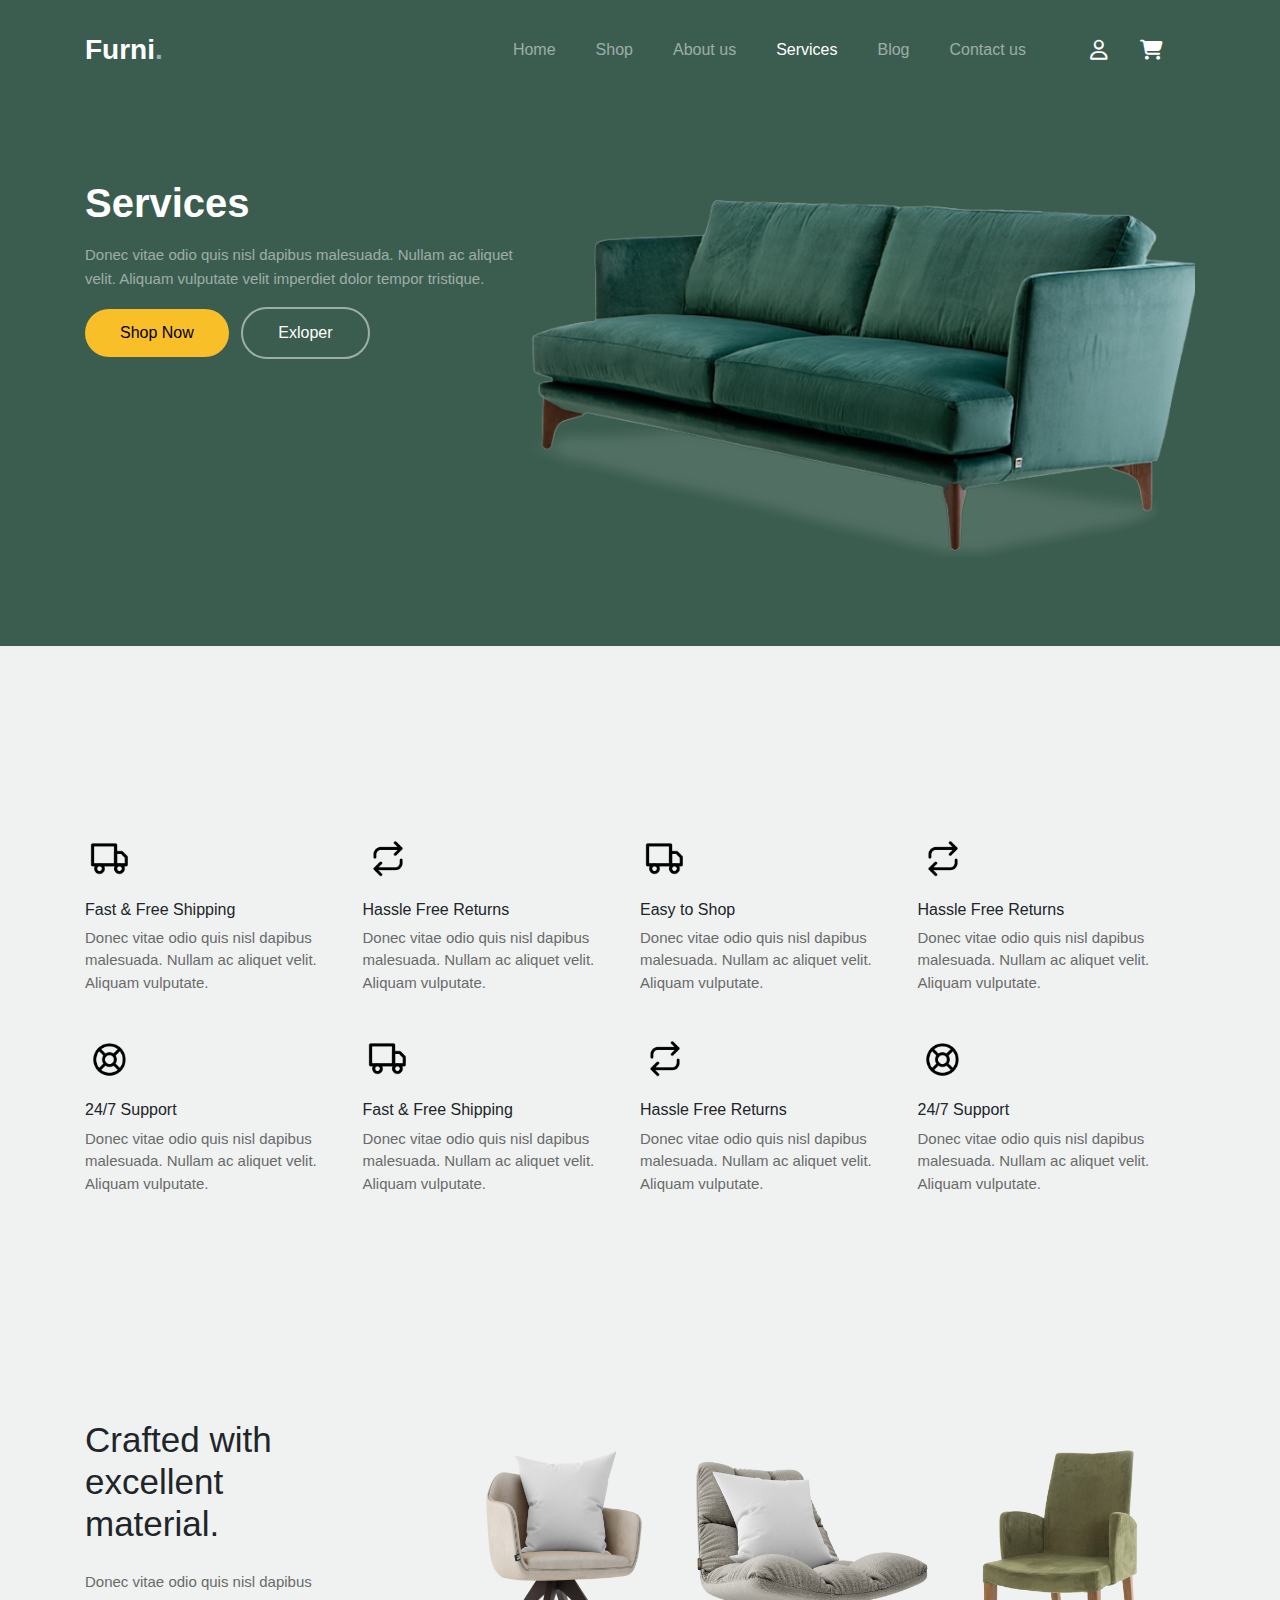
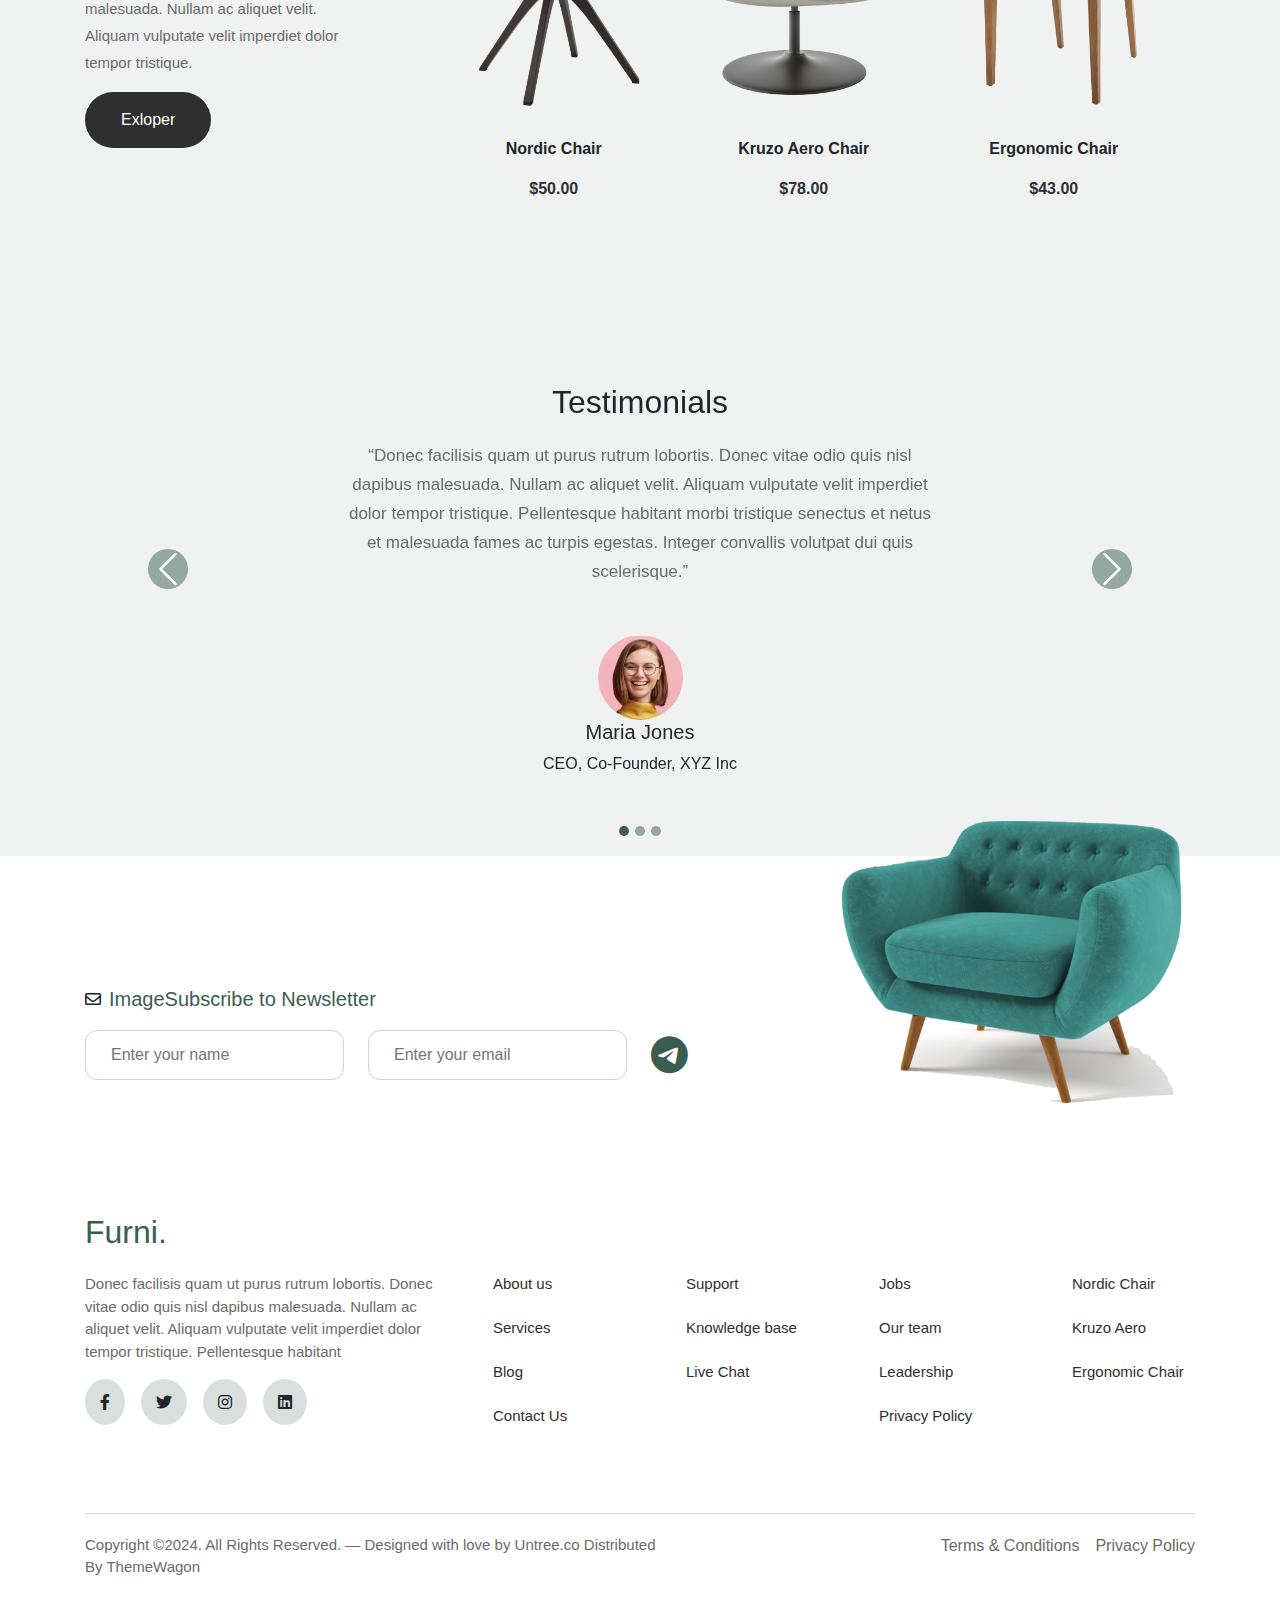
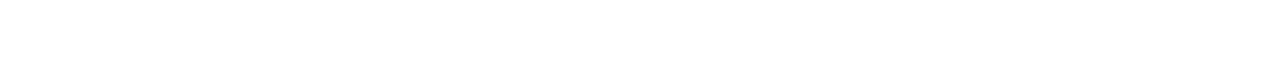
<file: Services.html>
<html lang="en">
<head>
    <meta name="viewport" content="width=device-width, initial-scale=1.0"/>
    <title>Furni</title>
    <meta charset="UTF-8">
    <!--bootstap-->
    <link rel="stylesheet" href="bootstrap-5.2.3-dist/bootstrap-5.2.3-dist/css/bootstrap.min.css">
    <!--render all elments normally-->
    <link rel="stylesheet" href="css/normaliz.css">
    <!--main file of css-->
    <link rel="stylesheet" href="css/style.css">
        <!--font awessome-->
        <link rel="stylesheet" href="css/all.min.css">
    <!--google font -->

</head>
<body>
    <script src="bootstrap-5.2.3-dist/bootstrap-5.2.3-dist/js/bootstrap.bundle.min.js"></script>
<!--nav-bar-->
<nav class="navbar navbar-expand-lg  fixed-top ">
  <div class="container py-3">
  <a class="navbar-brand fs-3 fw-bold" href="index.html"> Furni<span class="">.</span></a>
  <button class="navbar-toggler shadow-none border-0" type="button" data-bs-toggle="offcanvas" data-bs-target="#offcanvasNavbar" aria-controls="offcanvasNavbar">
  <span class="navbar-toggler-icon"></span>
</button>
<div class="offcanvas offcanvas-end" tabindex="-1" id="offcanvasNavbar" aria-labelledby="offcanvasNavbarLabel">
  <div class="offcanvas-header   border-bottom  ">
    <h3 class="offcanvas-title" id="offcanvasNavbarLabel ">Furni</h3>
    <button type="button" class="btn-close shadow-none" data-bs-dismiss="offcanvas" aria-label="Close"></button>
  </div>
  <div class="offcanvas-body  d-lg-flex justify-content-lg-end  align-items-center">
      <ul class="navbar-nav  text-sm-center">
      <li class="nav-item me-4">
          <a class="nav-link " aria-current="page"  href="index.html">Home</a>
        </li>
        <li class="nav-item me-4">
          <a class="nav-link" href="Shop">Shop</a>
        </li>
        <li class="nav-item me-4">
          <a class="nav-link" href="about-us">About us</a>
        </li>
        <li class="nav-item me-4">
          <a class="nav-link active "  href="Services.html" style="color: #fff;">Services</a>
        </li>
        <li class="nav-item me-4">
          <a class="nav-link" href="Blog">Blog</a>
        </li>
        <li class="nav-item me-4">
          <a class="nav-link" href="contact">Contact us</a>
        </li>
        <li class="nav-item d-lg-flex align-items-center mx-4 fs-5  d-none">
          <a class="nav-link me-3" href="#"><i class="fa-regular fa-user"></i></a>
          <a class="nav-link" href="#"><i class="fa-solid fa-cart-shopping"></i></a>
        </li>
    </ul>
    
  </div>
</div>
</div>
</div>
</nav>
<!-- end nav-bar-->
<!--section1-->
<div class="section1">
    <div class="dovre ">
    <div class="container py-4  d-lg-flex flex-lg-row flex-sm-column">
        <div class="text col-lg-5  col-sm-12 mt-5 ">
            <h1  class="fw-bold fs-1 mb-0">Services </h1>
           <div class="pargraph my-3 ">
           <p style="line-height: 1.6; font-size: 15px;">Donec vitae 
            odio quis nisl dapibus malesuada. Nullam
          ac aliquet velit. Aliquam vulputate velit imperdiet dolor tempor tristique.</p> 
             </div>
         <div class="inf">
          <a href="Shop" class=" rounded-pill btn btn-secondary  "> Shop Now</a>
          
           <a href="Shop" class=" rounded-pill btn btn-secondary    ms-2">Exloper</a> 

          </div>
        </div>
          <div class="photo col-lg-7 position-relative d-none d-lg-flex" style="z-index: 2";>  
            <img src="./img/images/couch.png" alt="" >
        </div>
      
    </div>
</div>
</div>
<!-- end section1-->
 <!--section3-->
<div class="Choose-Us">
    <div class="container">
  <div class="inf-us row  ">
    <div class="ex-inf  d-flex flex-wrap  mt-5  ">
      <div class="col-lg-3  col-md-6 col-6 mb-4 ">
        <div class="images mb-3 position-relative"><img src="./img/images/truck.png" alt="" ></div>
        <h6>Fast & Free Shipping</h6>
        <p>Donec vitae odio quis nisl dapibus malesuada. Nullam ac aliquet velit. Aliquam vulputate.</p>
  
     </div>
     <div class="col-lg-3  col-md-6 col-6 mb-4">
        <div class="images  mb-3 position-relative"><img src="./img/images/return.png" alt=""></div>
        <h6>Hassle Free Returns</h6>
        <p>Donec vitae odio quis nisl dapibus malesuada. Nullam ac aliquet velit. Aliquam vulputate.</p>
      

      </div>
     <div class="col-lg-3  col-md-6 col-6  mb-4" >
      <div class="images  mb-3 position-relative"><img src="./img/images/truck.png" alt=""></div>
      <h6>Easy to Shop</h6>
      <p>Donec vitae odio quis nisl dapibus malesuada. Nullam ac aliquet velit. Aliquam vulputate.</p>
  
        </div>
        <div class="col-lg-3  col-md-6 col-6 mb-4">
            <div class="images  mb-3 position-relative"><img src="./img/images/return.png" alt=""></div>
            <h6>Hassle Free Returns</h6>
            <p>Donec vitae odio quis nisl dapibus malesuada. Nullam ac aliquet velit. Aliquam vulputate.</p>
          
           </div>
       <div class="col-lg-3  col-md-6 col-6 mb-4">
    <div class="images  mb-3 position-relative"><img src="./img/images/support.png" alt=""></div>
    <h6>24/7 Support</h6>
    <p >Donec vitae odio quis nisl dapibus malesuada. Nullam ac aliquet velit. Aliquam vulputate.</p>
  
      </div>
      <div class="col-lg-3  col-md-6 col-6 mb-4">
        <div class="images mb-3 position-relative"><img src="./img/images/truck.png" alt="" ></div>
        <h6>Fast & Free Shipping</h6>
        <p>Donec vitae odio quis nisl dapibus malesuada. Nullam ac aliquet velit. Aliquam vulputate.</p>
  
     </div>
       <div class="col-lg-3  col-md-6 col-6 mb-4">
        <div class="images  mb-3 position-relative"><img src="./img/images/return.png" alt=""></div>
        <h6>Hassle Free Returns</h6>
        <p>Donec vitae odio quis nisl dapibus malesuada. Nullam ac aliquet velit. Aliquam vulputate.</p>
      
       </div>
     <div class="col-lg-3  col-md-6 col-6 mb-4">
        <div class="images  mb-3 position-relative"><img src="./img/images/support.png" alt=""></div>
        <h6>24/7 Support</h6>
        <p >Donec vitae odio quis nisl dapibus malesuada. Nullam ac aliquet velit. Aliquam vulputate.</p>
      
          </div>
   
    


   </div>
    </div>
   </div>
  </div>
  <!--end-section3-->
  <!--section2-->
  <div class="section2">
    <div class="container">
        <div class="containt  d-flex flex-wrap">
            <div class="col-lg-3 col-12 ">
                <h1 style="font-size: 35px;">Crafted with excellent material.</h1>
                <p >Donec vitae odio quis nisl dapibus malesuada.
                     Nullam ac aliquet velit. Aliquam 
                     vulputate velit imperdiet dolor tempor tristique.</p>
                     <a href="Shop" class="rounded-pill btn  ">Exloper</a>
            </div>
            <div class="cont d-md-flex  justify-content-md-around m-auto  d-sm-block mt-5 " style="z-index: 2;">
            <div class=" det col-lg-3 col-md-4 col-12 text-center  position-relative mx-2 mx-lg-0 " >
                <div class="image"><img src="./img/images/product-1.png" alt=""></div>
                <div class="text  mt-4 fw-bold "> 
                   Nordic Chair
                    <span class="d-block mt-3">$50.00</span>
                    <span class=" cross-icon"><a href="" style=" z-index: 2;"><i class="fa-solid fa-plus" style="margin-top: 8px; color: #fff; "></i></a></span>

                  </div>

            </div>
            <div class=" det col-lg-3 col-md-4 col-12 text-center mt-2 mt-md-0  position-relative mx-2 mx-lg-0" >
                <div class="image"><img src="./img/images/product-2.png" alt=""></div>
                <div class="text  mt-4 fw-bold "> 
                    Kruzo Aero Chair                  
                    <span class=" d-block mt-3 "> $78.00</span>
                    <span class=" cross-icon "><a href="" style=" z-index: 2;"><i class="fa-solid fa-plus" style="margin-top: 8px; color: #fff; "></i></a></span>

                 </div>
            </div>
            <div class=" det col-lg-3  col-md-4 col-12 text-center mt-2 mt-md-0  position-relative mx-2 mx-lg-0" >
                <div class="image"><img src="./img/images/product-3.png" alt=""></div>
                <div class="text  mt-4 fw-bold ">       
              Ergonomic Chair
                     <span class=" d-block mt-3">$43.00
                    </span>
                    <span class=" cross-icon"><a href="" style=" z-index: 2;"><i class="fa-solid fa-plus" style="margin-top: 8px; color: #fff; "></i></a></span>

                 </div>
            </div>
        </div>
         </div>
       
        
    </div>
</div>
<!--end-section2-->
<div class="section6">
  <div class="container">
<div id="carouselExampleIndicators" class="carousel slide" data-bs-ride="carousel">
  <div class="carousel-indicators ">
      <button type="button" data-bs-target="#carouselExampleIndicators" data-bs-slide-to="0" class="active"
          aria-current="true" aria-label="Slide 1" style="width: 10px; height: 10px; border-radius: 50%; background-color: #3b5d50;"></button>
      <button type="button" data-bs-target="#carouselExampleIndicators" data-bs-slide-to="1"
          aria-label="Slide 2"style="width: 10px; height: 10px; border-radius: 50%; background-color: #6a6a6a;background-color: #3b5d50;"></button>
      <button type="button" data-bs-target="#carouselExampleIndicators" data-bs-slide-to="2"
          aria-label="Slide 3"style="width: 10px; height: 10px; border-radius: 50%; background-color: #6a6a6a;background-color: #3b5d50;"></button>
  </div>
  <div class="carousel-inner">
      <div class="carousel-item active one text-center">
<h1>Testimonials</h1>
<p>

  “Donec facilisis quam ut purus rutrum lobortis. Donec vitae odio quis nisl dapibus malesuada. Nullam ac aliquet velit. Aliquam vulputate velit imperdiet dolor tempor tristique. Pellentesque habitant morbi tristique senectus et netus et malesuada fames ac turpis egestas. Integer convallis volutpat dui quis scelerisque.”

</p>
<div class="inter mt-5">
  <div class="image"><img src="./img/images/person-1.jpg" alt=""></div>
  <div class="txt">
    <h5>Maria Jones</h5>
    <span>CEO, Co-Founder, XYZ Inc</span>
  </div>
</div>
      </div>
      <div class="carousel-item two text-center">
        <h1>Testimonials</h1>
<p>

  “Donec facilisis quam ut purus rutrum lobortis. Donec vitae odio quis nisl dapibus malesuada. Nullam ac aliquet velit. Aliquam vulputate velit imperdiet dolor tempor tristique. Pellentesque habitant morbi tristique senectus et netus et malesuada fames ac turpis egestas. Integer convallis volutpat dui quis scelerisque.”


</p>
<div class="inter mt-5">
  <div class="image"><img src="./img/images/person_2.jpg" alt=""></div>
  <div class="txt">
    <h5>Cedric Blake</h5>
    <span>CEO, Co-Founder, LEO UXO</span>
  </div>
</div>
      </div>
      <div class="carousel-item three text-center">
        <h1>Testimonials</h1>
<p>

  “Donec facilisis quam ut purus rutrum lobortis. Donec vitae odio quis nisl 
  dapibus malesuada. Nullam ac aliquet velit. Aliquam vulputate velit imperdiet dolor 
  tempor tristique. Pellentesque habitant morbi tristique senectus et netus et malesuada fames ac 
  turpis egestas. Integer convallis volutpat dui quis scelerisque.”


</p>
<div class="inter mt-5">
  <div class="image"><img src="./img/images/person_3.jpg" alt="" ></div>
  <div class="txt">
    <h5>Seth Nigel</h5>
    <span>CEO, Co-Founder, APX ROP</span>
  </div>
</div>
      </div>
  </div>

  <button class="carousel-control-prev d-lg-block d-none 
  " type="button" data-bs-target="#carouselExampleIndicators"
      data-bs-slide="prev">
      <span class="carousel-control-prev-icon" aria-hidden="true"></span>
      <span class="visually-hidden">Previous</span>
  </button>
  <button class="carousel-control-next d-lg-block d-none  " type="button" data-bs-target="#carouselExampleIndicators"
      data-bs-slide="next">
      <span class="carousel-control-next-icon " aria-hidden="true"></span>
      <span class="visually-hidden">Next</span>
  </button>
</div>
  </div>
</div>
  <!--end-section6-->
  <!--footer-->
<div class="footer">
    <div class="container">
      <div class="d-lg-flex d-block justify-content-between align-items-center mt-3">
        <div class="inf col-md-7 col-10 ">
        <div class="box-1 d-flex align-items-center">
          <i class="fa-regular fa-envelope mb-3 me-2"></i>
          <p >ImageSubscribe to Newsletter</p>
        </div>
        <div class="box-2 d-md-flex d-block gap-4 align-items-center ">
          <input type="text" placeholder="Enter your name">
          <input type="email" placeholder="Enter your email "class="my-3 my-md-0">
          <a href="" class="d-flex justify-content-end"><i class="fa-brands fa-telegram"></i></a>
        </div>
        </div>
        <div class="image col-4 position-relative"><img src="./img/images/sofa.png" alt="" style="width:100% ;"></div>
      </div>
      <div class="contact d-lg-flex d-block ">
        <div class="col-lg-4 col-12 d-block">
          <a href=""><h1>Furni.</h1></a>
          <p>Donec facilisis quam ut purus rutrum lobortis. 
            Donec vitae odio quis nisl dapibus malesuada. Nullam ac aliquet velit. Aliquam vulputate velit imperdiet
             dolor tempor tristique. Pellentesque habitant</p>
             <div class="icon d-flex gap-3">
              <i class="fa-brands fa-facebook-f"></i>
              <i class="fa-brands fa-twitter"></i>
              <i class="fa-brands fa-instagram"></i>
              <i class="fa-brands fa-linkedin"></i>
             </div>
        </div>
        <div class="col-md-8 col-12 d-flex gap-2  justify-content-end align-items-start mb-4 ">
          <div class="col-3 ">
            <ul>
              <li class="mt-0"><a href="">About us</a></li>
              <li><a href="">Services</a></li>
              <li><a href="">Blog</a></li>
              <li><a href="">Contact Us</a></li>
    
            </ul>
          </div>
          <div class="col-3">    <ul>
            <li class="mt-0"><a href="">Support</a></li>
            <li><a href="">Knowledge base</a></li>
            <li><a href="">Live Chat</a></li>
    
          </ul></div>
          <div class="col-3">   <ul>
            <li class="mt-0"><a href="">Jobs</a></li>
            <li><a href="">Our team</a></li>
            <li><a href="">Leadership</a></li>
            <li><a href="">Privacy Policy</a> </li>
          </ul></div>
          <div class="col-3">   <ul>
            <li class="mt-0"><a href="">Nordic Chair</a></li>
            <li><a href="">Kruzo Aero</a></li>
            <li><a href="">Ergonomic Chair</a></li>
          </ul></div>
        </div>
      </div>
      <div class="End d-lg-flex d-block justify-content-between a ">
     <div class="col-lg-8 col-12">
      <p>
        Copyright ©2024. All Rights Reserved. — Designed with love by Untree.co Distributed  <br>By ThemeWagon
      </p>
     </div>
     <div class="col-4 d-flex gap-3 justify-content-end mx-auto ">
      <span>
        Terms & Conditions
    </span>
    <span>    Privacy Policy
    </span>
     </div>
      </div>
    </div>
    </div>
    <!--end-footer-->
</body>
</html>
</file>
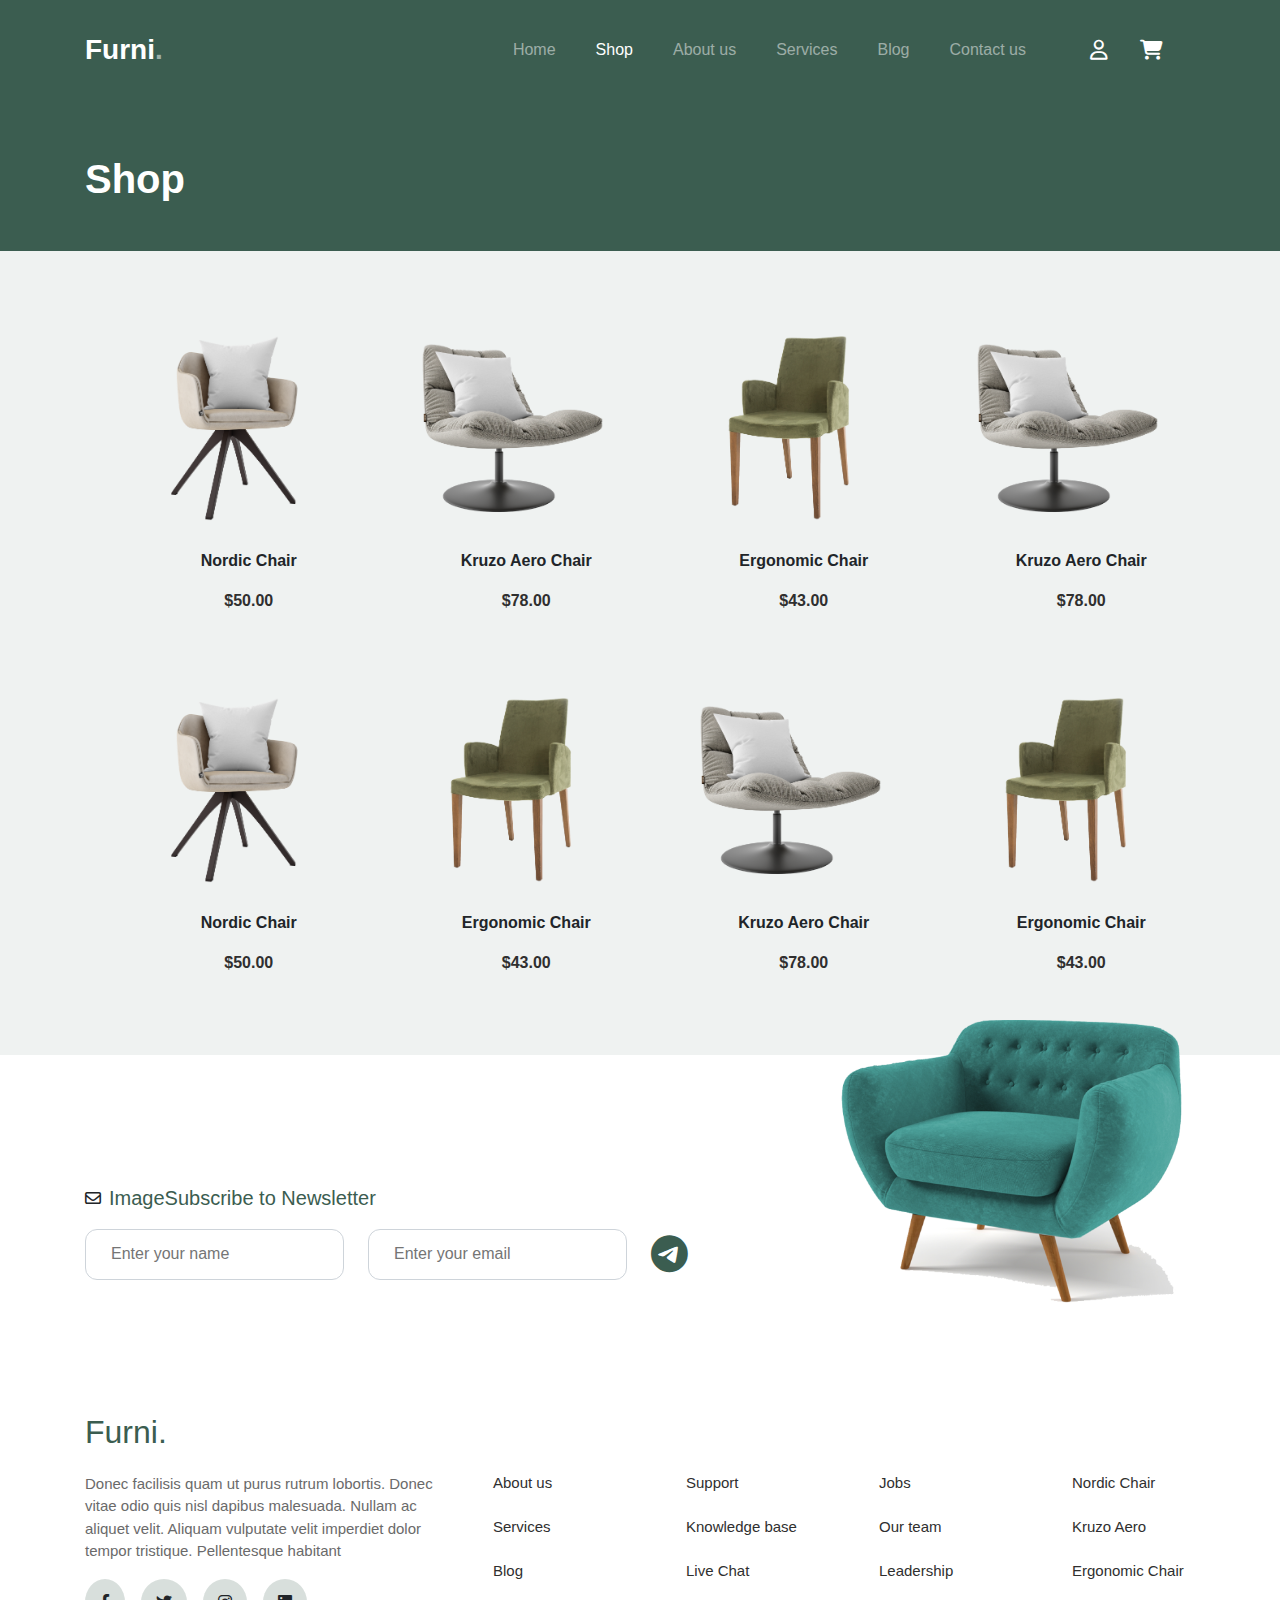
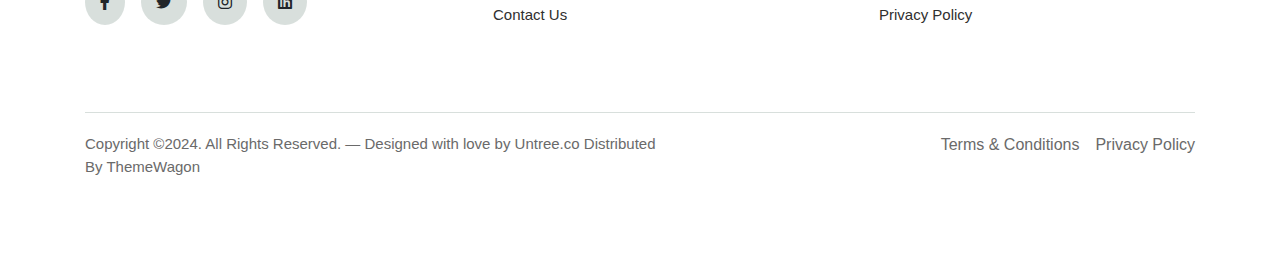
<file: Shop.html>
<html lang="en">
<head>
    <meta name="viewport" content="width=device-width, initial-scale=1.0"/>
    <title>Furni</title>
    <meta charset="UTF-8">
    <!--bootstap-->
    <link rel="stylesheet" href="bootstrap-5.2.3-dist/bootstrap-5.2.3-dist/css/bootstrap.min.css">
    <!--render all elments normally-->
    <link rel="stylesheet" href="css/normaliz.css">
    <!--main file of css-->
    <link rel="stylesheet" href="css/style.css">
        <!--font awessome-->
        <link rel="stylesheet" href="css/all.min.css">
    <!--google font -->

</head>
<body>
  <script src="bootstrap-5.2.3-dist/bootstrap-5.2.3-dist/js/bootstrap.bundle.min.js"></script>
<!--nav-bar-->
<nav class="navbar navbar-expand-lg  fixed-top ">
  <div class="container py-3">
  <a class="navbar-brand fs-3 fw-bold" href="index.html"> Furni<span class="">.</span></a>
  <button class="navbar-toggler shadow-none border-0" type="button" data-bs-toggle="offcanvas" data-bs-target="#offcanvasNavbar" aria-controls="offcanvasNavbar">
  <span class="navbar-toggler-icon"></span>
</button>
<div class="offcanvas offcanvas-end" tabindex="-1" id="offcanvasNavbar" aria-labelledby="offcanvasNavbarLabel">
  <div class="offcanvas-header   border-bottom  ">
    <h3 class="offcanvas-title" id="offcanvasNavbarLabel ">Furni</h3>
    <button type="button" class="btn-close shadow-none" data-bs-dismiss="offcanvas" aria-label="Close"></button>
  </div>
  <div class="offcanvas-body  d-lg-flex justify-content-lg-end  align-items-center">
      <ul class="navbar-nav  text-sm-center">
      <li class="nav-item me-4">
          <a class="nav-link " aria-current="page" href="index.html">Home</a>
        </li>
        <li class="nav-item me-4">
          <a class="nav-link active " href= "Shop.html" style="color: #fff;">Shop</a>
        </li>
        <li class="nav-item me-4">
          <a class="nav-link" href="about-us">About us</a>
        </li>
        <li class="nav-item me-4">
          <a class="nav-link" href="Services">Services</a>
        </li>
        <li class="nav-item me-4">
          <a class="nav-link" href="Blog">Blog</a>
        </li>
        <li class="nav-item me-4">
          <a class="nav-link" href="contact">Contact us</a>
        </li>
        <li class="nav-item d-lg-flex align-items-center mx-4 fs-5  d-none">
          <a class="nav-link me-3" href="#"><i class="fa-regular fa-user"></i></a>
          <a class="nav-link" href="#"><i class="fa-solid fa-cart-shopping"></i></a>
        </li>
    </ul>
    
  </div>
</div>
</div>
</div>
</nav>
<!--end nav-->
<!--section1-->
<div class="section1">
    <div class="dovre ">
    <div class="container py-4  d-lg-flex flex-lg-row flex-sm-column">
        <div class="text col-12 my-auto d-flex  py-4 ">
            <h1  class="fw-bold fs-1 mb-0">Shop </h1>
        </div>
    </div>
</div>
</div>
<!-- end section1-->

<!--section2-->
<div class="section2">
    <div class="container">
        <div class="containt   ">
            <div class="cont d-flex flex-wrap justify-content-center mt-5 mt-lg-0" style="z-index: 2;">
            <div class=" det one col-lg-3 col-md-4  text-center  position-relative mx-2 mx-lg-0 " >
                <div class="imge"><img src="./img/images/product-1.png" alt=""></div>
                <div class="text  mt-4 fw-bold "> 
                   Nordic Chair
                    <span class="d-block mt-3">$50.00</span>
                    <span class=" cross-icon"><a href="" style=" z-index: 2;"><i class="fa-solid fa-plus" style="margin-top: 8px; color: #fff; "></i></a></span>

                  </div>

            </div>
            <div class=" det one col-lg-3 col-md-4  text-center mt-2 mt-md-0  position-relative mx-2 mx-lg-0" >
                <div class="imge"><img src="./img/images/product-2.png" alt=""></div>
                <div class="text  mt-4 fw-bold "> 
                    Kruzo Aero Chair                  
                    <span class=" d-block mt-3 "> $78.00</span>
                    <span class=" cross-icon "><a href="" style=" z-index: 2;"><i class="fa-solid fa-plus" style="margin-top: 8px; color: #fff; "></i></a></span>

                 </div>
            </div>
            <div class=" det col-lg-3 col-md-4  text-center mt-2 mt-md-0  position-relative mx-2 mx-lg-0" >
                <div class="imge"><img src="./img/images/product-3.png" alt=""></div>
                <div class="text  mt-4 fw-bold ">       
              Ergonomic Chair
                     <span class=" d-block mt-3">$43.00
                    </span>
                    <span class=" cross-icon"><a href="" style=" z-index: 2;"><i class="fa-solid fa-plus" style="margin-top: 8px; color: #fff; "></i></a></span>

                 </div>
            </div>
            <div class=" det col-lg-3 col-md-4  text-center mt-2 mt-md-0  position-relative mx-2 mx-lg-0" >
                <div class="imge"><img src="./img/images/product-2.png" alt=""></div>
                <div class="text  mt-4 fw-bold "> 
                    Kruzo Aero Chair                  
                    <span class=" d-block mt-3 "> $78.00</span>
                    <span class=" cross-icon "><a href="" style=" z-index: 2;"><i class="fa-solid fa-plus" style="margin-top: 8px; color: #fff; "></i></a></span>

                 </div>
            </div>
            <div class=" det four col-lg-3 col-md-4  text-center   position-relative mx-2 mx-lg-0 ">
                <div class="imge"><img src="./img/images/product-1.png" alt=""></div>
                <div class="text  mt-4 fw-bold "> 
                   Nordic Chair
                    <span class="d-block mt-3">$50.00</span>
                    <span class=" cross-icon"><a href="" style=" z-index: 2;"><i class="fa-solid fa-plus" style="margin-top: 8px; color: #fff; "></i></a></span>

                  </div>

            </div>
            <div class=" det  four col-lg-3 col-md-4  text-center  position-relative mx-2 mx-lg-0" >
                <div class="imge"><img src="./img/images/product-3.png" alt=""></div>
                <div class="text  mt-4 fw-bold ">       
              Ergonomic Chair
                     <span class=" d-block mt-3">$43.00
                    </span>
                    <span class=" cross-icon"><a href="" style=" z-index: 2;"><i class="fa-solid fa-plus" style="margin-top: 8px; color: #fff; "></i></a></span>

                 </div>
            </div>
            <div class=" det  four col-lg-3 col-md-4  text-center   position-relative mx-2 mx-lg-0" >
                <div class="imge"><img src="./img/images/product-2.png" alt=""></div>
                <div class="text  mt-4 fw-bold "> 
                    Kruzo Aero Chair                  
                    <span class=" d-block mt-3 "> $78.00</span>
                    <span class=" cross-icon "><a href="" style=" z-index: 2;"><i class="fa-solid fa-plus" style="margin-top: 8px; color: #fff; "></i></a></span>

                 </div>
            </div>
            <div class=" det four col-lg-3  col-md-4  text-center  position-relative mx-2 mx-lg-0" >
                <div class="imge"><img src="./img/images/product-3.png" alt=""></div>
                <div class="text  mt-4 fw-bold ">       
              Ergonomic Chair
                     <span class=" d-block mt-3">$43.00
                    </span>
                    <span class=" cross-icon"><a href="" style=" z-index: 2;"><i class="fa-solid fa-plus" style="margin-top: 8px; color: #fff; "></i></a></span>

                 </div>
        
            
                </div>
        
         </div> 
    </div>
</div>
</div>
<!-- end section2-->

<!--footer-->
<div class="footer">
    <div class="container">
      <div class="d-lg-flex d-block justify-content-between align-items-center mt-3">
        <div class="inf col-md-7 col-10 ">
        <div class="box-1 d-flex align-items-center">
          <i class="fa-regular fa-envelope mb-3 me-2"></i>
          <p >ImageSubscribe to Newsletter</p>
        </div>
        <div class="box-2 d-md-flex d-block gap-4 align-items-center ">
          <input type="text" placeholder="Enter your name">
          <input type="email" placeholder="Enter your email "class="my-3 my-md-0">
          <a href="" class="d-flex justify-content-end"><i class="fa-brands fa-telegram"></i></a>
        </div>
        </div>
        <div class="image col-4 position-relative"><img src="./img/images/sofa.png" alt="" style="width:100% ;"></div>
      </div>
      <div class="contact d-lg-flex d-block ">
        <div class="col-lg-4 col-12 d-block">
          <a href=""><h1>Furni.</h1></a>
          <p>Donec facilisis quam ut purus rutrum lobortis. 
            Donec vitae odio quis nisl dapibus malesuada. Nullam ac aliquet velit. Aliquam vulputate velit imperdiet
             dolor tempor tristique. Pellentesque habitant</p>
             <div class="icon d-flex gap-3">
              <i class="fa-brands fa-facebook-f"></i>
              <i class="fa-brands fa-twitter"></i>
              <i class="fa-brands fa-instagram"></i>
              <i class="fa-brands fa-linkedin"></i>
             </div>
        </div>
        <div class="col-md-8 col-12 d-flex gap-2  justify-content-end align-items-start mb-4 ">
          <div class="col-3 ">
            <ul>
              <li class="mt-0"><a href="">About us</a></li>
              <li><a href="">Services</a></li>
              <li><a href="">Blog</a></li>
              <li><a href="">Contact Us</a></li>
    
            </ul>
          </div>
          <div class="col-3">    <ul>
            <li class="mt-0"><a href="">Support</a></li>
            <li><a href="">Knowledge base</a></li>
            <li><a href="">Live Chat</a></li>
    
          </ul></div>
          <div class="col-3">   <ul>
            <li class="mt-0"><a href="">Jobs</a></li>
            <li><a href="">Our team</a></li>
            <li><a href="">Leadership</a></li>
            <li><a href="">Privacy Policy</a> </li>
          </ul></div>
          <div class="col-3">   <ul>
            <li class="mt-0"><a href="">Nordic Chair</a></li>
            <li><a href="">Kruzo Aero</a></li>
            <li><a href="">Ergonomic Chair</a></li>
          </ul></div>
        </div>
      </div>
      <div class="End d-lg-flex d-block justify-content-between a ">
     <div class="col-lg-8 col-12">
      <p>
        Copyright ©2024. All Rights Reserved. — Designed with love by Untree.co Distributed  <br>By ThemeWagon
      </p>
     </div>
     <div class="col-4 d-flex gap-3 justify-content-end mx-auto ">
      <span>
        Terms & Conditions
    </span>
    <span>    Privacy Policy
    </span>
     </div>
      </div>
    </div>
    </div>
    <!--end-footer-->
</body>
</html>
</file>
<file: css/style.css>
/*start varibles*/
:root {
    --main-color:#3b5d50  ;
    --first-color:#ffffff;
    --font-color:#f9bf29;
    --third-color:#2f2f2f;
    --four-color:rgba(255, 255, 255, 0.5);
    --back-color:#eff2f1;
    --parg-color1:#6a6a6a;
    --parg-color2:rgba(255, 255, 255, 0.5);
    --before-color:#dce5e4;
    --before-color2:rgba(59, 93, 80, 0.2);
    --final-color:#2f2f2f;
    --section-padding:80px ;
    --font-family: "Inter", sans-serif;

}

/*end varibles*/
/*start globle rules*/
* {
    -webkit-box-sizing: border-box;
    -moz-box-sizing: border-box;
    box-sizing: border-box;
    padding: 0;
    margin: 0;
}

html {
    scroll-behavior: smooth;
}

body {
    font-family: "Inter", sans-serif;
    
}

ul {
    list-style: none;

}
a{
    text-decoration: none;


}
.container {
    padding-left: 15px;
    padding-right: 15px;
    margin-left: auto;
    margin-right: auto;
}

/*small*/
@media (min-width: 768px) {
    .container {
        width: 750px;
    }
}

/*medium*/
@media (min-width: 992px) {
    .container {
        width: 970px;
    }
}

/*large*/
@media (min-width: 1200px) {
    .container {
        width: 1170px;
    }
}
/*end  globle rules*/
/*nav-section*/
nav.navbar{
    background-color:var(--main-color) ;
}
nav.navbar  ul li a {color:var(--parg-color2)}
.offcanvas-header h3{color:#fff;}
nav.navbar a.navbar-brand{color: #fff;}
nav.navbar a.navbar-brand span{color:var(--parg-color2)}
nav.navbar   li a i:last-child{color: #fff;}
nav.navbar  ul li{position: relative; }
nav.navbar  ul li:not(:last-child)::before{
    content: "";
    position: absolute;
    width: 0px;
    height: 5px;
    left: 0;
    bottom: -1px;
    background-color: var(--font-color);
    transition: .15s all ease-out;
    display: none;
}
nav.navbar  ul li:not(:last-child):hover::before {width:100%; display:block;
}
nav.navbar  ul li a:hover{
    color: #fff;
  } 
  #offcanvasNavbar{background-color: #3b5d50; width: 300px;}
  @media (max-width: 767px) {
 ul.navbar li a{ color:rgb(185, 38, 38);text-align: center;}
     } 

/* end nav-section */
/*section1 */
.section1{    background-color:var(--main-color) ;
    padding-top: var(--section-padding);
}
.section1 .text h1 , .text span{color: #fff;}
.section1 .text .pargraph p{color: var(--parg-color2);}
.section1 .inf a:last-child ,.section1 .inf a:first-child{  border: none;
    outline: none; padding: 12px 35px;} 
.section1 .inf a:first-child{
    background-color: var(--font-color);

    color: black;
}
.section1 .inf a:last-child{
    background-color: transparent;
    border: 2px solid var(--parg-color2);
}
.section1 .inf a:last-child:hover{border: 2px solid #fff; color: black; background: #ffffff;}
.section1 .photo img{margin-left: -50px; overflow: hidden;}

/*section2 */
.section2{    background-color:var(--back-color) ;
    padding-bottom:var(--section-padding) ;
    padding-top:var(--section-padding) ;
}
.section2 .containt p{
    color: var(--parg-color1);
    line-height: 1.8;
font-size: 15px;}
 a.btn{
    padding: 15px 35px;
    background-color: var(--third-color);
    color: #fff;
}
a.btn:hover{background-color: #fff; color: var(--third-color);}
.section2 .containt .image img{
    width: 250px;
    height: 270px;
}
@media (min-width: 992px) {
    .section2 .containt .det::before{margin-left: 25px;
       }  
}
@media (max-width:991px){.section2 .containt .image img{
    width: 200px;
    height: 220px;
    margin-left: 25px;
}
.section2 .containt .det .text{margin-right: 46px;}
}
 
 @media (max-width:767px){
    .section2 .containt .det{text-align: center;
    margin-bottom: 80px;}
    .section2 .containt .det .text span.cross-ico{opacity: 1;
    visibility: visible;}
   
}
.section2 .containt .text span{
color: var(--third-color);
font-weight: bolder;}

.section2 .containt .det .text{margin-left: 50px;}

.section2 .containt .det .text span.cross-icon{
    position: absolute;
    width: 35px;
    height: 35px;
    display: inline-block;
    background: #2f2f2f;
    bottom: -25px;
    left: auto;
    transform: translateX(-50%);
    margin-bottom: -17.5px;
    border-radius: 50%;
    opacity: 0;
    visibility: hidden;
    transition: .3s all ease;
  
}
.section2 .containt .det{z-index: 3;}
.section2 .containt .det::before{content: "";
position: absolute;
width: 235px;
  height: 0px;
  left: 50%;
  transform: translateX(-50%);
  bottom: -50px;
background-color: var(--before-color);
border-radius: 25px; 
  transition: 0.4s ease; z-index: -1;}

.section2 .containt  .det:hover::before{
    height: 300px;
}
 .section2 .containt .det:hover img {
    transform: translateY(-20px);
    transition: 0.4s ease-in;
}
.section2 .containt .det:hover span.cross-icon{
    visibility: visible;
    opacity: 1;
    bottom: -46;
    transition: .3s all ease;

}
/*end-section2 */
/*section3*/
.Choose-Us{
    padding-top:140px;
    padding-bottom: var(--section-padding);
    background-color:var(--back-color) ;
}

.Choose-Us .inf-us .txt p{font-size: 15px; color: var(--parg-color1); width: 100%;}
.Choose-Us p{font-size: 15px; color: var(--parg-color1);}
.Choose-Us .inf-us  .ex-inf img{width: 50px; height: 50px;}
.Choose-Us .inf-us .ex-inf{flex-wrap: wrap;}
.Choose-Us .inf-us .ex-inf .col-5 .images::after{
    content: "";
    position: absolute;
    width: 30px;
    height: 30px;
    border-radius: 50%;
    background-color: var(--before-color2);
    left:23px;
top: 20px;
} 
.col-lg-5 .photo::before{
    content: "";
position: absolute;
background-image: url(../img/images/dots-yellow.png);
top: -80;
left: -110;
width:250px ;
height:250px ;
background-repeat: no-repeat;
  background-size: contain;
  z-index: -1;
}
@media (max-width:767px){
    .col-lg-5 .photo::before{display: none;}
}
/*end-section3*/
/*section4*/
.section4{ background-color:var(--back-color) ;
    padding-bottom:var(--section-padding) ;
    padding-top:var(--section-padding) ;}
    
    .section4 .col-lg-7 .grid img{width: 100%; border-radius: 15px;}

    .section4 .col-lg-7 .grid .image-3{
        position: relative;
        right: 90px;
    }
   
    .section4 .infor p{color: var(--parg-color1); font-size: 15px; line-height: 1.7;}
    .section4 .infor ul li{color: var(--parg-color1); font-size: 12px; margin: 10px; }
    .section4 .infor ul li::before{
    content: "";
    position: absolute;
     width: 10px;
     height: 10px;
     background-color: transparent;
border: 2px solid #3b5d50;
 left: -15px; 
 top: 7px; 
 border-radius: 50%;}
    .section4 .infor ul {display: grid;
  grid-template-columns: repeat(2,180px);}
/*end-section4*/

/*section5*/
.popular-product{ background-color:var(--back-color) ;
    padding-bottom:var(--section-padding) ;
    padding-top:var(--section-padding) ;}
    .product-item-sm .pt-3 p a{color: black;}
    .product-item-sm .pt-3 p a:hover{color:var(--parg-color1);}
    .popular-product .product-item-sm .thumbnail{z-index: 2;}
    .popular-product .product-item-sm .thumbnail::before{
        content: "";
  position: absolute;
  width: 86%;
  height: 85%;
  background-color: var(--before-color);
  left: 4px;
  top: 2px;
  border-radius: 25px;
  z-index: -1;
    }
    .popular-product .product-item-sm .thumbnail img{width: 200px; height: 130px;}

/*end-section5*/

/*section6*/
.section6{ background-color:var(--back-color) ;
    padding-bottom:var(--section-padding) ;
    padding-top:var(--section-padding) ;}
 
 .section6 .carousel-inner .carousel-item p{
    color: var(--parg-color1);
    font-size: 17px;
    max-width: 600px;
    margin: auto;
    line-height: 1.7;
 }
 .section6 .carousel-indicators{margin-bottom: -70px;}
 .section6 .carousel-inner .inter img{width: 85px;height: 85px;border-radius: 50%;}
 .section6 .carousel-control-prev span,.carousel-control-next span{padding: 20px;
background-color: #3b5d50;  border-radius: 50%;}
    /* end-section6*/
      /*section7*/
      .section7{ background-color:var(--back-color) ;
        padding-bottom:150px ;
        padding-top:150px ;}
        .section7 .temp .image::before{content: "";
        position: absolute;
    width: 100%;
height: 100%;
left: 0;
top: 0;
background-color:transparent ;
transition: 0.3s;}
.section7 .temp .image img{width: 100%;
border-radius: 25px;}
.section7 .temp span span {color: var(--parg-color1);}
.section7 .temp .image:hover::before{background-color: #eff2f148  ;}
/* end-section7*/
/*footer*/
.footer{ 
    padding-bottom:var(--section-padding) ;
    background-color: #fff;}

.footer .inf .box-1 p{font-size: 20px; color: #3b5d50;}
.footer .inf .box-2 input{padding: 15px 25px; border-radius: 12px; border: 1px solid #ced4da;} 
.footer .inf .box-2 i{  color: #3b5d50; font-size: 38px;}
.footer  .image{top: -70px;}
@media(max-width: 991px){.footer  .image{top: 27px;
    left: 60%;
  }
  .footer .contact .col-md-8{margin-left: 0px;} 

}
@media (max-width: 1200px) {
    .footer .contact .col-md-8{margin-left: 30px; }
}
.footer .contact h1{color: #3b5d50;}
.footer .contact .icon i{padding: 15px; background-color: var(--before-color2); border-radius: 50%;}
.footer .contact .icon i:hover{cursor: pointer; background-color: #3b5d50;}
.footer .contact .col-md-8{ align-items: center;}
.footer .contact .col-md-8{margin-top: 60px;margin-left: 30px; }
.footer .contact .col-md-8 ul li {padding-top: 20px;}
.footer .contact .col-md-8 ul li a{color: #2f2f2f; font-size: 15px;}
@media(max-width: 767px){.footer .contact .col-md-8 ul li a{color: #2f2f2f; font-size: 12px;}
.footer .contact .col-md-8{margin-left: 0px;} 

}
.footer .contact .col-md-8 ul li a:hover{color: var(--parg-color1);}
.footer .End{padding-top: 20px; margin-top: 45px; border-top: 1px solid var(--before-color2);}
.footer .End span,p{color: var(--parg-color1);}
/*end-footer*/
/*Shop*/
.section2 .containt .imge  img{width: 70%; margin-left: 20px;}
.section2 .containt .four{margin-top: 80px;}
@media(max-width: 991px){.section2 .cont  .one{margin-bottom: 70px;}} 
@media(max-width: 767px){.section2 .cont .det .one:first-child{margin-bottom: 50px;}} 
/*end-shop*/
/*our-team*/
.our-team{padding-top: var(--section-padding);
padding-bottom: var(--section-padding);}
.our-team .col-lg-3 .txt p{line-height: 1.7;}
.our-team .col-lg-3 .txt h3:hover{cursor: pointer ; }
.our-team .col-lg-3 .txt span,p{color: var(--parg-color1); font-size: 15px;}
.our-team .col-lg-3 .txt a{color: black; border-bottom: 1px solid black;}
.our-team .col-lg-3 img{width: 100%;}
/*our-team*/
/*contact-us*/
.contact-us{padding-top: var(--section-padding);
    padding-bottom: var(--section-padding);
background-color: var(--back-color);}
    .contact-us .cont .box i{padding: 20px;
        background-color:#3b5d50;
        border-radius: 10px;
        color: white;} 
        .contact-us .cont form input{padding:12px 0; border-radius: 12px;}
        .contact-us .cont form input{ box-shadow:none; padding: 12px;}
        .contact-us .cont form textarea{border-radius: 12px;} 
        .contact-us .cont form button.btn{background-color: #2f2f2f; color: #fff; border-radius: 40px;
            margin-top: 25px;
            padding: 13px 23px;}       
/*contact-us*/
</file>
<file: css/normaliz.css>
/*! normalize.css v8.0.1 | MIT License | github.com/necolas/normalize.css */

/* Document
   ========================================================================== */

/**
 * 1. Correct the line height in all browsers.
 * 2. Prevent adjustments of font size after orientation changes in iOS.
 */

 html {
    line-height: 1.15; /* 1 */
    -webkit-text-size-adjust: 100%; /* 2 */
  }
  
  /* Sections
     ========================================================================== */
  
  /**
   * Remove the margin in all browsers.
   */
  
  body {
    margin: 0;
  }
  
  /**
   * Render the `main` element consistently in IE.
   */
  
  main {
    display: block;
  }
  
  /**
   * Correct the font size and margin on `h1` elements within `section` and
   * `article` contexts in Chrome, Firefox, and Safari.
   */
  
  h1 {
    font-size: 2em;
    margin: 0.67em 0;
  }
  
  /* Grouping content
     ========================================================================== */
  
  /**
   * 1. Add the correct box sizing in Firefox.
   * 2. Show the overflow in Edge and IE.
   */
  
  hr {
    box-sizing: content-box; /* 1 */
    height: 0; /* 1 */
    overflow: visible; /* 2 */
  }
  
  /**
   * 1. Correct the inheritance and scaling of font size in all browsers.
   * 2. Correct the odd `em` font sizing in all browsers.
   */
  
  pre {
    font-family: monospace, monospace; /* 1 */
    font-size: 1em; /* 2 */
  }
  
  /* Text-level semantics
     ========================================================================== */
  
  /**
   * Remove the gray background on active links in IE 10.
   */
  
  a {
    background-color: transparent;
  }
  
  /**
   * 1. Remove the bottom border in Chrome 57-
   * 2. Add the correct text decoration in Chrome, Edge, IE, Opera, and Safari.
   */
  
  abbr[title] {
    border-bottom: none; /* 1 */
    text-decoration: underline; /* 2 */
    text-decoration: underline dotted; /* 2 */
  }
  
  /**
   * Add the correct font weight in Chrome, Edge, and Safari.
   */
  
  b,
  strong {
    font-weight: bolder;
  }
  
  /**
   * 1. Correct the inheritance and scaling of font size in all browsers.
   * 2. Correct the odd `em` font sizing in all browsers.
   */
  
  code,
  kbd,
  samp {
    font-family: monospace, monospace; /* 1 */
    font-size: 1em; /* 2 */
  }
  
  /**
   * Add the correct font size in all browsers.
   */
  
  small {
    font-size: 80%;
  }
  
  /**
   * Prevent `sub` and `sup` elements from affecting the line height in
   * all browsers.
   */
  
  sub,
  sup {
    font-size: 75%;
    line-height: 0;
    position: relative;
    vertical-align: baseline;
  }
  
  sub {
    bottom: -0.25em;
  }
  
  sup {
    top: -0.5em;
  }
  
  /* Embedded content
     ========================================================================== */
  
  /**
   * Remove the border on images inside links in IE 10.
   */
  
  img {
    border-style: none;
  }
  
  /* Forms
     ========================================================================== */
  
  /**
   * 1. Change the font styles in all browsers.
   * 2. Remove the margin in Firefox and Safari.
   */
  
  button,
  input,
  optgroup,
  select,
  textarea {
    font-family: inherit; /* 1 */
    font-size: 100%; /* 1 */
    line-height: 1.15; /* 1 */
    margin: 0; /* 2 */
  }
  
  /**
   * Show the overflow in IE.
   * 1. Show the overflow in Edge.
   */
  
  button,
  input { /* 1 */
    overflow: visible;
  }
  
  /**
   * Remove the inheritance of text transform in Edge, Firefox, and IE.
   * 1. Remove the inheritance of text transform in Firefox.
   */
  
  button,
  select { /* 1 */
    text-transform: none;
  }
  
  /**
   * Correct the inability to style clickable types in iOS and Safari.
   */
  
  button,
  [type="button"],
  [type="reset"],
  [type="submit"] {
    -webkit-appearance: button;
  }
  
  /**
   * Remove the inner border and padding in Firefox.
   */
  
  button::-moz-focus-inner,
  [type="button"]::-moz-focus-inner,
  [type="reset"]::-moz-focus-inner,
  [type="submit"]::-moz-focus-inner {
    border-style: none;
    padding: 0;
  }
  
  /**
   * Restore the focus styles unset by the previous rule.
   */
  
  button:-moz-focusring,
  [type="button"]:-moz-focusring,
  [type="reset"]:-moz-focusring,
  [type="submit"]:-moz-focusring {
    outline: 1px dotted ButtonText;
  }
  
  /**
   * Correct the padding in Firefox.
   */
  
  fieldset {
    padding: 0.35em 0.75em 0.625em;
  }
  
  /**
   * 1. Correct the text wrapping in Edge and IE.
   * 2. Correct the color inheritance from `fieldset` elements in IE.
   * 3. Remove the padding so developers are not caught out when they zero out
   *    `fieldset` elements in all browsers.
   */
  
  legend {
    box-sizing: border-box; /* 1 */
    color: inherit; /* 2 */
    display: table; /* 1 */
    max-width: 100%; /* 1 */
    padding: 0; /* 3 */
    white-space: normal; /* 1 */
  }
  
  /**
   * Add the correct vertical alignment in Chrome, Firefox, and Opera.
   */
  
  progress {
    vertical-align: baseline;
  }
  
  /**
   * Remove the default vertical scrollbar in IE 10+.
   */
  
  textarea {
    overflow: auto;
  }
  
  /**
   * 1. Add the correct box sizing in IE 10.
   * 2. Remove the padding in IE 10.
   */
  
  [type="checkbox"],
  [type="radio"] {
    box-sizing: border-box; /* 1 */
    padding: 0; /* 2 */
  }
  
  /**
   * Correct the cursor style of increment and decrement buttons in Chrome.
   */
  
  [type="number"]::-webkit-inner-spin-button,
  [type="number"]::-webkit-outer-spin-button {
    height: auto;
  }
  
  /**
   * 1. Correct the odd appearance in Chrome and Safari.
   * 2. Correct the outline style in Safari.
   */
  
  [type="search"] {
    -webkit-appearance: textfield; /* 1 */
    outline-offset: -2px; /* 2 */
  }
  
  /**
   * Remove the inner padding in Chrome and Safari on macOS.
   */
  
  [type="search"]::-webkit-search-decoration {
    -webkit-appearance: none;
  }
  
  /**
   * 1. Correct the inability to style clickable types in iOS and Safari.
   * 2. Change font properties to `inherit` in Safari.
   */
  
  ::-webkit-file-upload-button {
    -webkit-appearance: button; /* 1 */
    font: inherit; /* 2 */
  }
  
  /* Interactive
     ========================================================================== */
  
  /*
   * Add the correct display in Edge, IE 10+, and Firefox.
   */
  
  details {
    display: block;
  }
  
  /*
   * Add the correct display in all browsers.
   */
  
  summary {
    display: list-item;
  }
  
  /* Misc
     ========================================================================== */
  
  /**
   * Add the correct display in IE 10+.
   */
  
  template {
    display: none;
  }
  
  /**
   * Add the correct display in IE 10.
   */
  
  [hidden] {
    display: none;
  }
</file>
